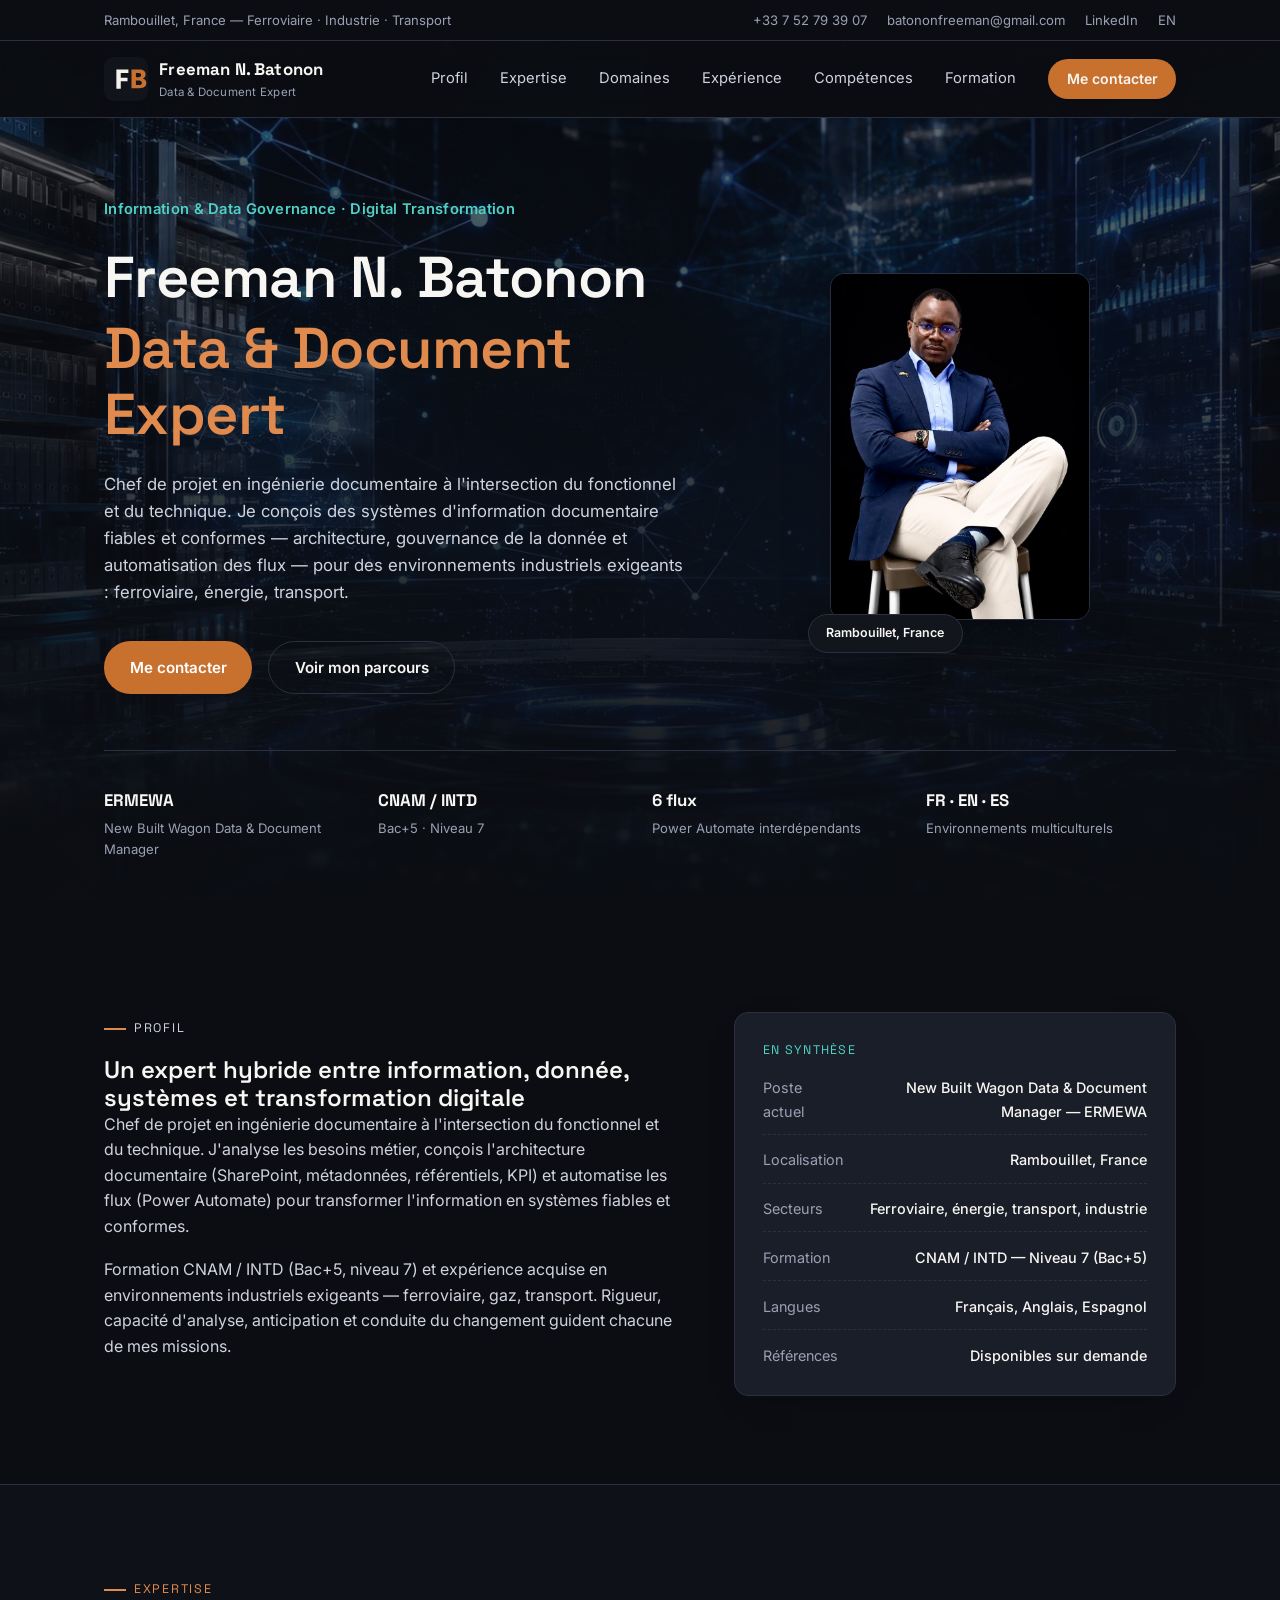
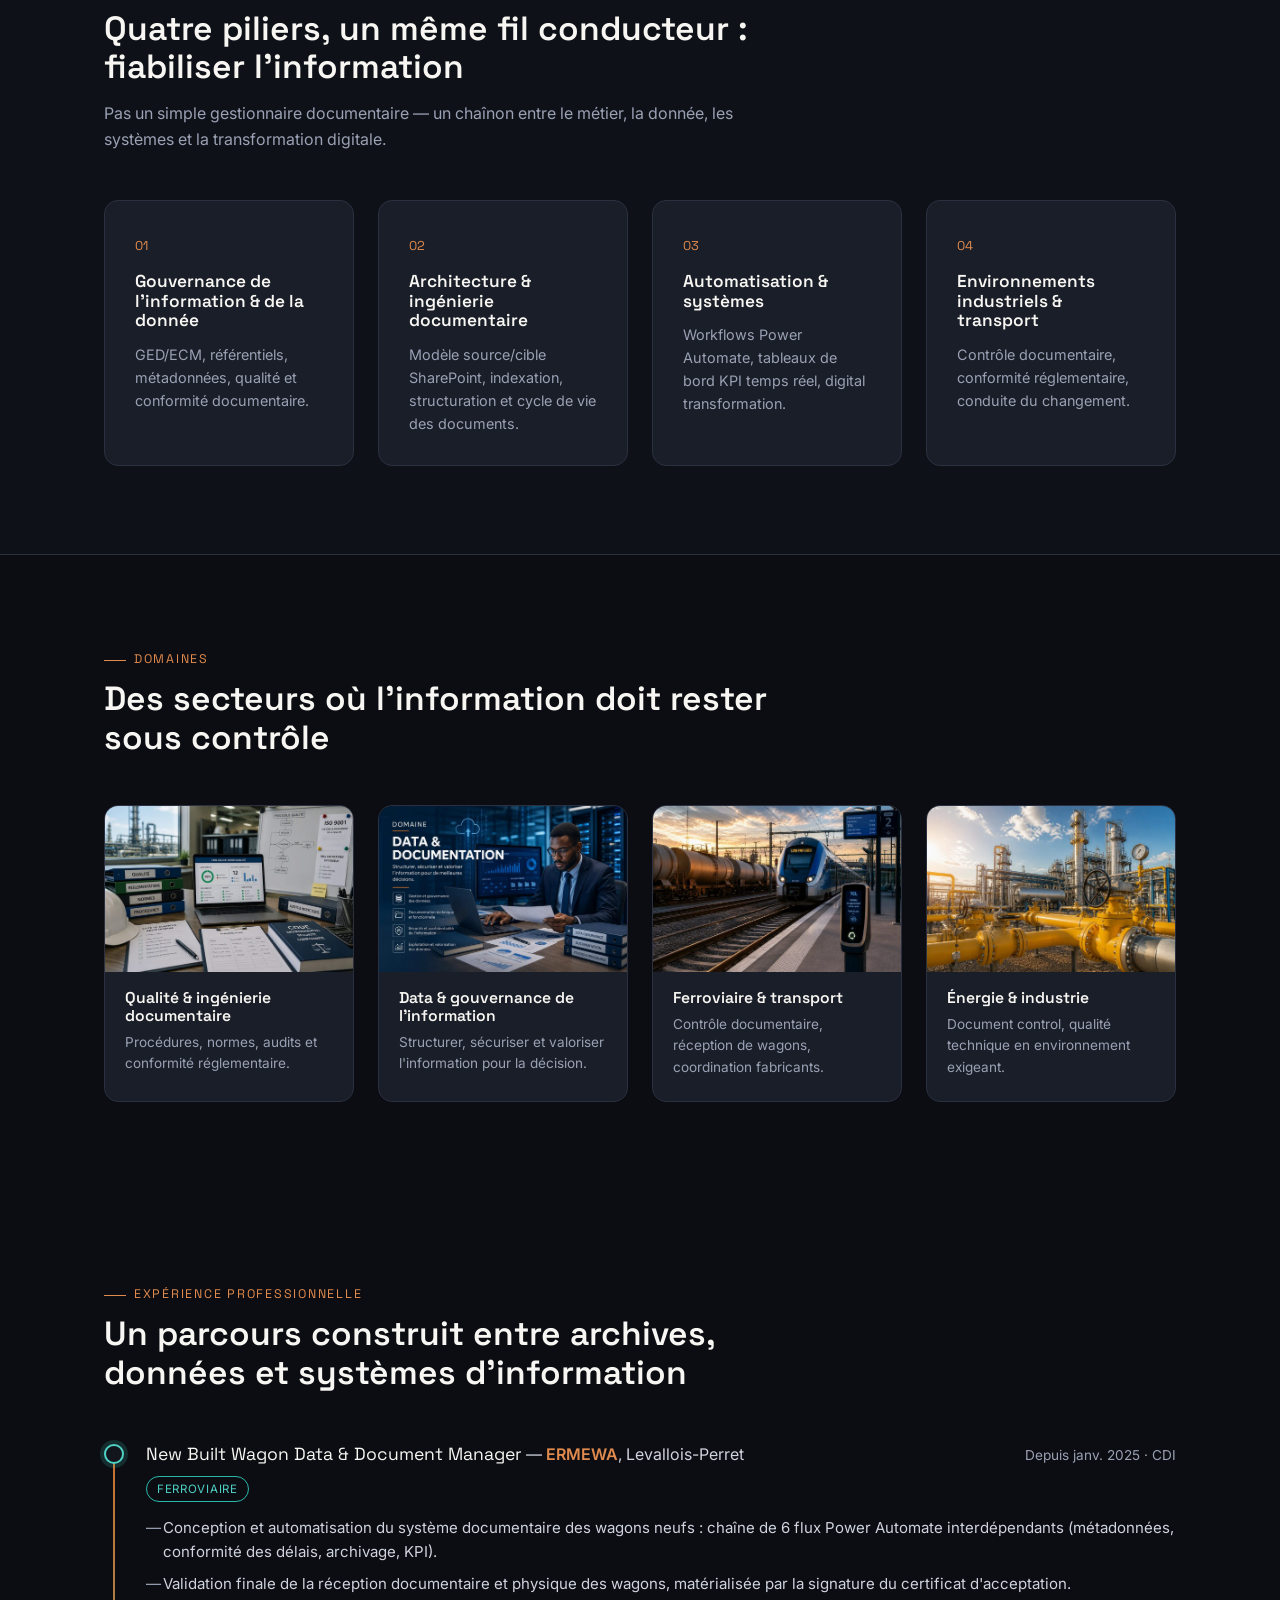
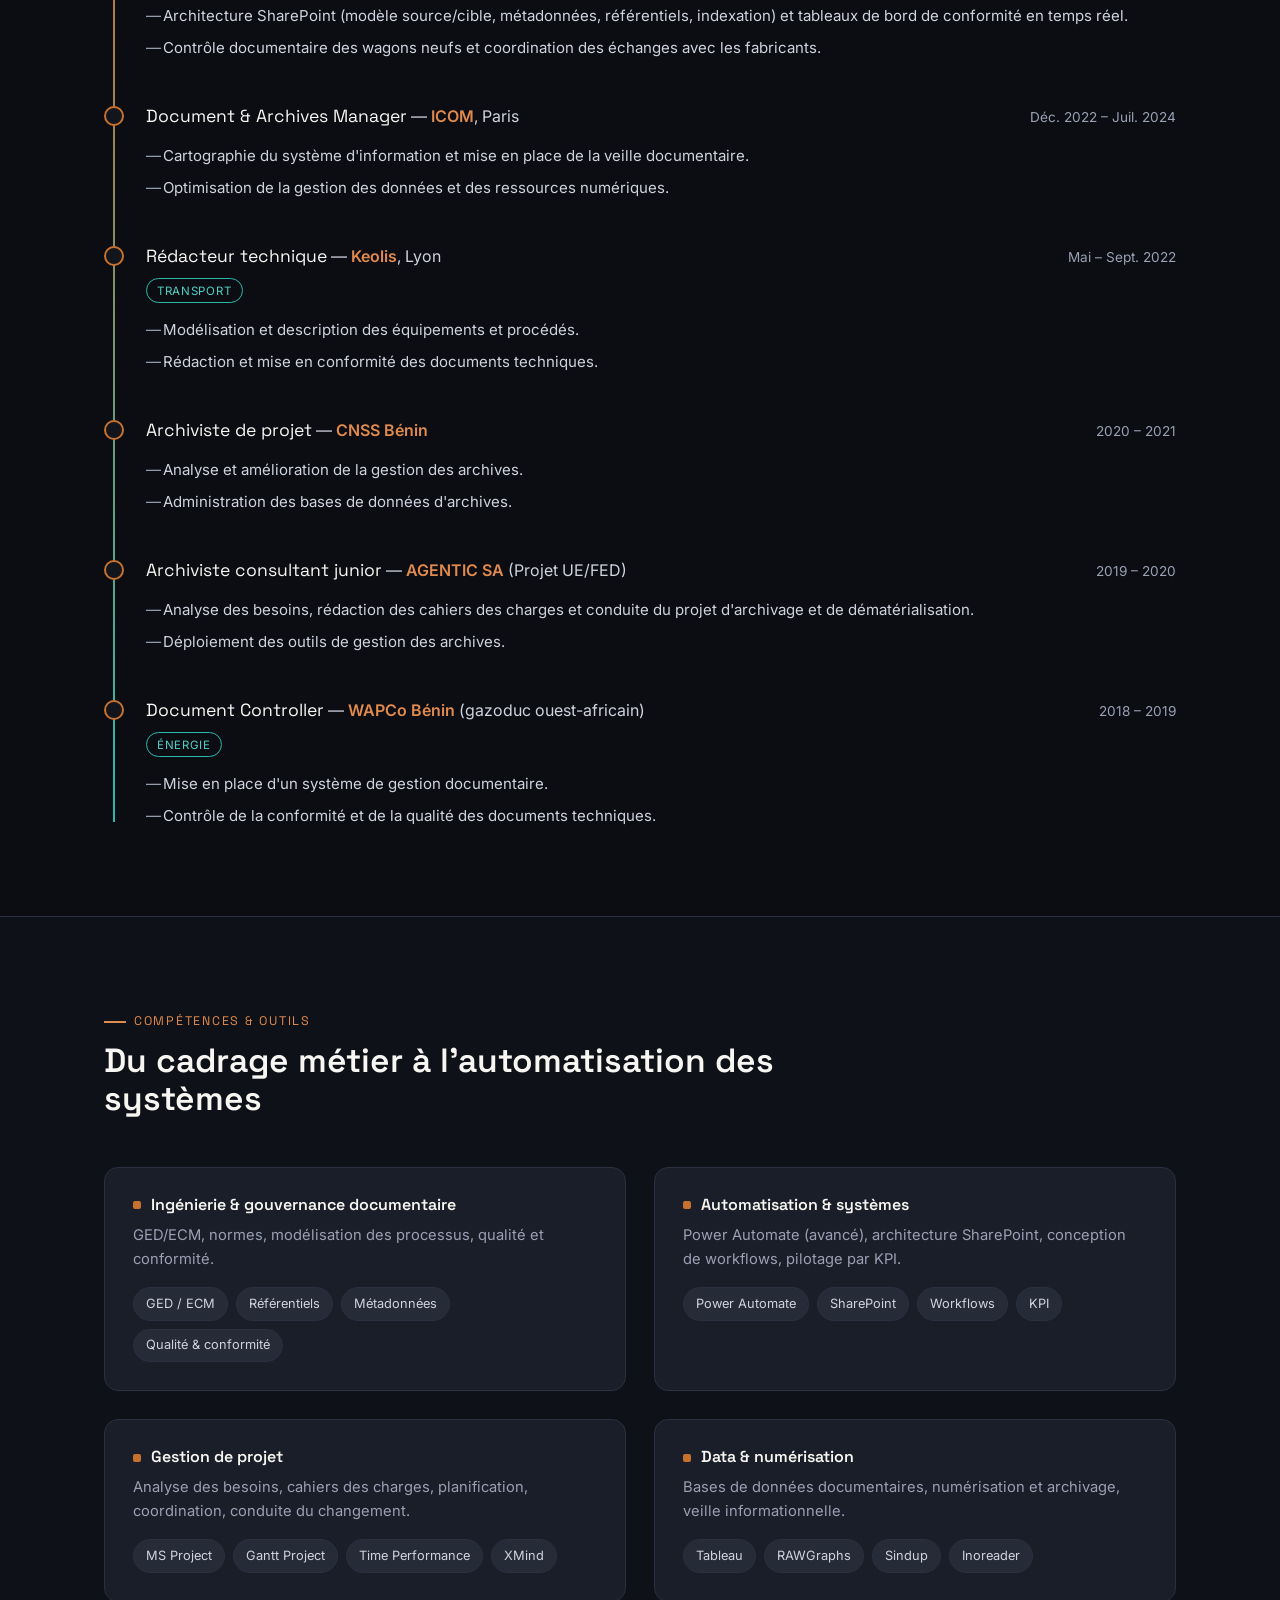
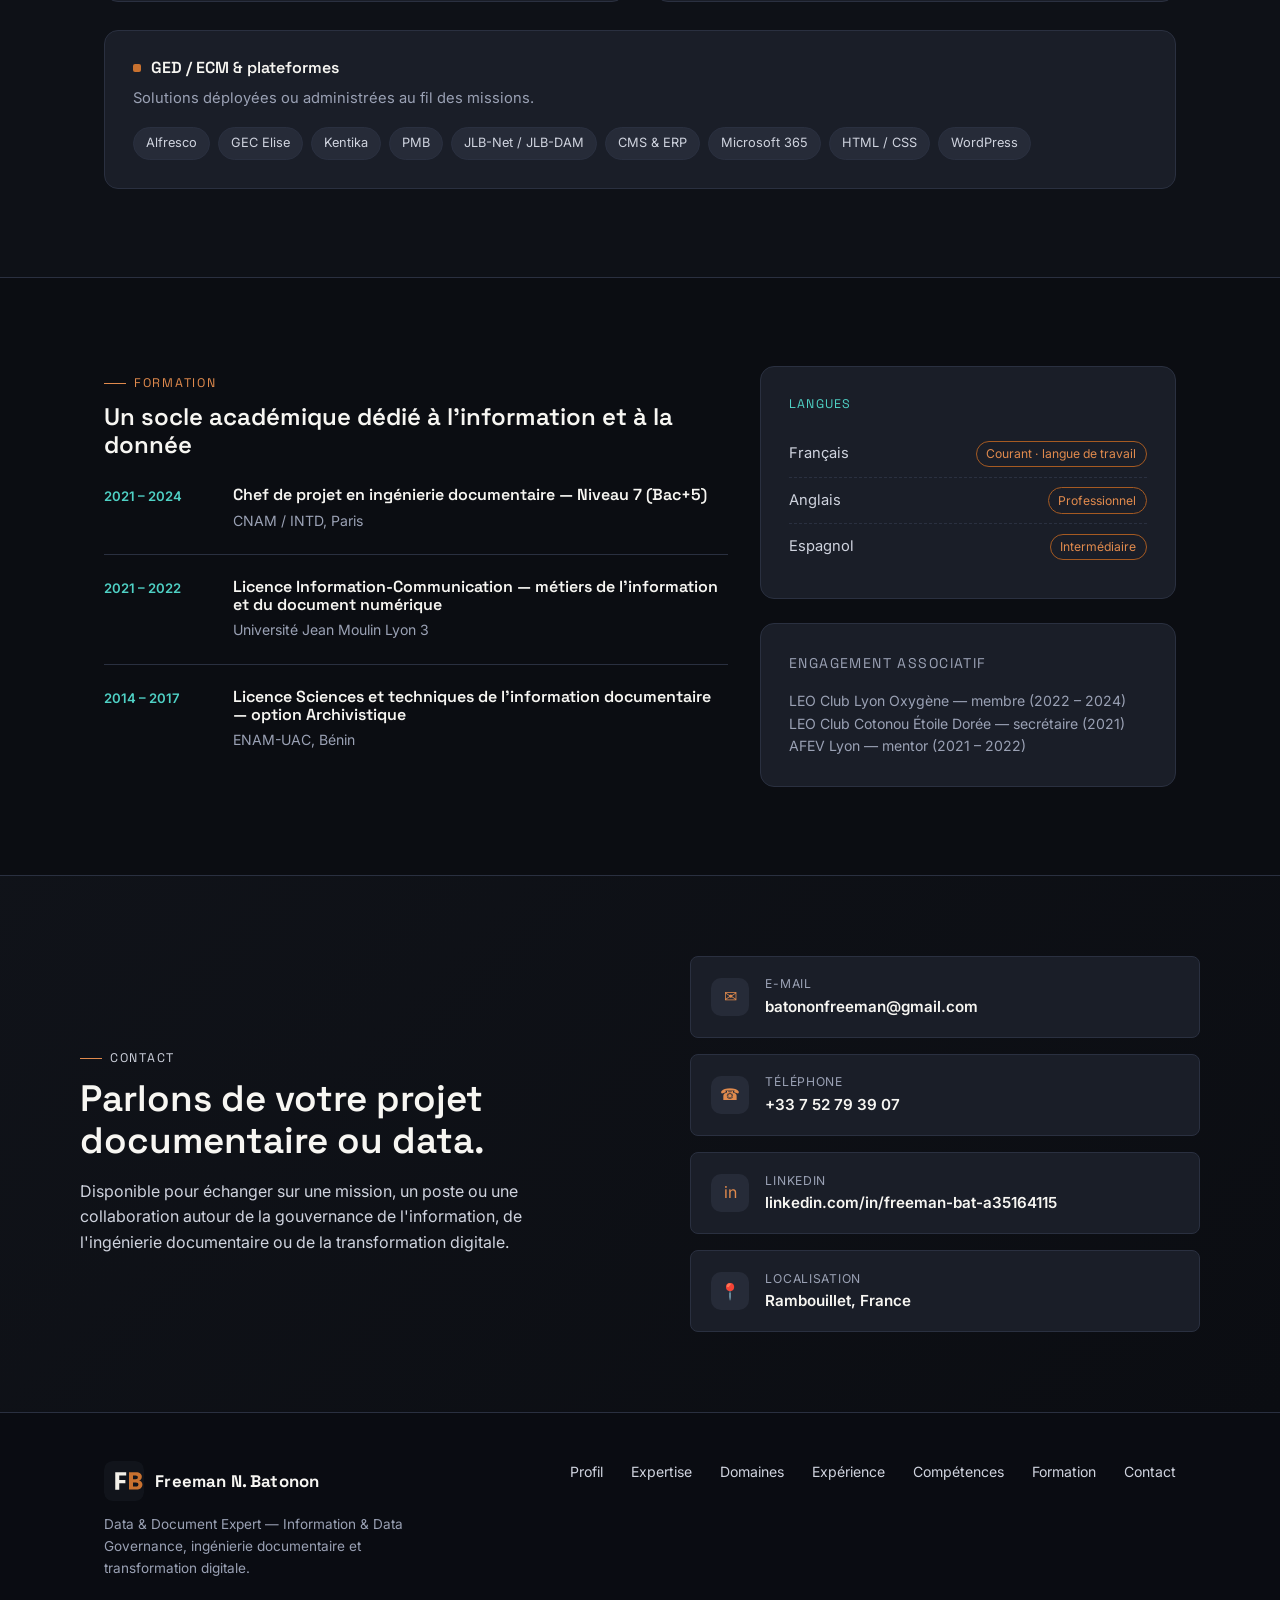
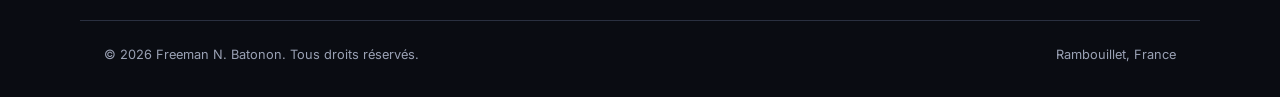
<file: index.html>
<!DOCTYPE html>
<html lang="fr">
<head>
  <meta charset="UTF-8" />
  <meta name="viewport" content="width=device-width, initial-scale=1.0" />
  <title>Freeman N. Batonon — Data &amp; Document Expert</title>
  <meta name="description" content="Freeman N. Batonon — Chef de projet en ingénierie documentaire, Information &amp; Data Governance, Digital Transformation. Architecture documentaire, gouvernance de la donnée et automatisation des flux en environnements industriels (ferroviaire, énergie, transport)." />
  <meta name="theme-color" content="#0b0d12" />
  <meta name="robots" content="noindex, nofollow" />

  <!-- Open Graph -->
  <meta property="og:type" content="website" />
  <meta property="og:title" content="Freeman N. Batonon — Data & Document Expert" />
  <meta property="og:description" content="Chef de projet en ingénierie documentaire · Information & Data Governance · Digital Transformation. À l'intersection de l'information, de la donnée, des systèmes et du transport." />
  <meta property="og:locale" content="fr_FR" />
  <meta property="og:image" content="assets/portrait-freeman.jpg" />

  <link rel="icon" type="image/svg+xml" href="assets/monogram.svg" />
  <link rel="preconnect" href="https://fonts.googleapis.com" />
  <link rel="preconnect" href="https://fonts.gstatic.com" crossorigin />
  <link href="https://fonts.googleapis.com/css2?family=Space+Grotesk:wght@500;600;700&family=Inter:wght@400;500;600;700&display=swap" rel="stylesheet" />
  <link rel="stylesheet" href="styles.css" />
</head>
<body>
  <a class="skip-link" href="#main">Aller au contenu</a>

  <!-- ============ TOP UTILITY BAR ============ -->
  <div class="topbar">
    <div class="wrap topbar-inner">
      <p class="topbar-tag">Rambouillet, France — Ferroviaire · Industrie · Transport</p>
      <nav class="topbar-nav" aria-label="Liens utiles">
        <a href="tel:+33752793907">+33 7 52 79 39 07</a>
        <a href="mailto:batononfreeman@gmail.com">batononfreeman@gmail.com</a>
        <a href="https://www.linkedin.com/in/freeman-bat-a35164115" target="_blank" rel="noopener">LinkedIn</a>
        <a class="lang-switch" href="en/index.html" hreflang="en" aria-label="Switch to English">EN</a>
      </nav>
    </div>
  </div>

  <!-- ============ HEADER ============ -->
  <header class="site-header" id="top">
    <div class="wrap header-inner">
      <a class="brand" href="#top" aria-label="Freeman N. Batonon, accueil">
        <img class="brand-mark" src="assets/monogram.svg" alt="" width="44" height="44" />
        <span class="brand-text">Freeman N. Batonon<span class="brand-role">Data &amp; Document Expert</span></span>
      </a>

      <nav class="nav" id="nav" aria-label="Navigation principale">
        <a href="#profil">Profil</a>
        <a href="#expertise">Expertise</a>
        <a href="#domaines">Domaines</a>
        <a href="#experience">Expérience</a>
        <a href="#competences">Compétences</a>
        <a href="#formation">Formation</a>
        <a class="nav-cta" href="#contact">Me contacter</a>
      </nav>

      <button class="menu-btn" id="menuBtn" aria-label="Ouvrir le menu" aria-expanded="false" aria-controls="nav">
        <span></span><span></span><span></span>
      </button>
    </div>
  </header>

  <main id="main">
    <!-- ============ HERO ============ -->
    <section class="hero">
      <div class="hero-bg" aria-hidden="true">
        <span class="hero-grid"></span>
      </div>
      <div class="wrap hero-inner">
        <div class="hero-card">
          <p class="eyebrow reveal">Information &amp; Data Governance · Digital Transformation</p>

          <h1 class="hero-title">
            <span class="name reveal">Freeman N. Batonon</span>
            <span class="role reveal">Data &amp; Document Expert</span>
          </h1>

          <p class="hero-sub reveal">
            Chef de projet en ingénierie documentaire à l'intersection du fonctionnel et du technique.
            Je conçois des systèmes d'information documentaire fiables et conformes — architecture,
            gouvernance de la donnée et automatisation des flux — pour des environnements industriels
            exigeants : ferroviaire, énergie, transport.
          </p>

          <div class="hero-actions reveal">
            <a class="btn btn-primary" href="#contact">Me contacter</a>
            <a class="btn btn-ghost" href="#experience">Voir mon parcours</a>
          </div>
        </div>

        <div class="hero-visual reveal">
          <figure class="photo-frame">
            <img src="assets/portrait-freeman.jpg" alt="Portrait de Freeman N. Batonon" loading="eager" width="760" height="1013" />
          </figure>
          <span class="photo-badge">Rambouillet, France</span>
        </div>
      </div>

      <div class="wrap">
        <ul class="trust reveal">
          <li><strong>ERMEWA</strong><span>New Built Wagon Data &amp; Document Manager</span></li>
          <li><strong>CNAM / INTD</strong><span>Bac+5 · Niveau 7</span></li>
          <li><strong>6 flux</strong><span>Power Automate interdépendants</span></li>
          <li><strong>FR · EN · ES</strong><span>Environnements multiculturels</span></li>
        </ul>
      </div>
    </section>

    <!-- ============ PROFIL ============ -->
    <section class="section" id="profil">
      <div class="wrap about">
        <div class="about-text">
          <p class="label reveal">Profil</p>
          <h2 class="reveal">Un expert hybride entre information, donnée, systèmes et transformation digitale</h2>
          <p class="reveal">
            Chef de projet en ingénierie documentaire à l'intersection du fonctionnel et du technique.
            J'analyse les besoins métier, conçois l'architecture documentaire (SharePoint, métadonnées,
            référentiels, KPI) et automatise les flux (Power Automate) pour transformer l'information
            en systèmes fiables et conformes.
          </p>
          <p class="reveal">
            Formation CNAM / INTD (Bac+5, niveau 7) et expérience acquise en environnements industriels
            exigeants — ferroviaire, gaz, transport. Rigueur, capacité d'analyse, anticipation et
            conduite du changement guident chacune de mes missions.
          </p>
        </div>
        <aside class="about-card reveal">
          <p class="about-card-label">En synthèse</p>
          <ul class="facts">
            <li><span>Poste actuel</span><span>New Built Wagon Data &amp; Document Manager — ERMEWA</span></li>
            <li><span>Localisation</span><span>Rambouillet, France</span></li>
            <li><span>Secteurs</span><span>Ferroviaire, énergie, transport, industrie</span></li>
            <li><span>Formation</span><span>CNAM / INTD — Niveau 7 (Bac+5)</span></li>
            <li><span>Langues</span><span>Français, Anglais, Espagnol</span></li>
            <li><span>Références</span><span>Disponibles sur demande</span></li>
          </ul>
        </aside>
      </div>
    </section>

    <!-- ============ EXPERTISE ============ -->
    <section class="section section-tint" id="expertise">
      <div class="wrap">
        <header class="section-head">
          <p class="label reveal">Expertise</p>
          <h2 class="reveal">Quatre piliers, un même fil conducteur : fiabiliser l'information</h2>
          <p class="section-lead reveal">
            Pas un simple gestionnaire documentaire — un chaînon entre le métier, la donnée, les
            systèmes et la transformation digitale.
          </p>
        </header>

        <div class="pillars">
          <article class="pillar reveal">
            <span class="pillar-num">01</span>
            <h3>Gouvernance de l'information &amp; de la donnée</h3>
            <p>GED/ECM, référentiels, métadonnées, qualité et conformité documentaire.</p>
          </article>
          <article class="pillar reveal">
            <span class="pillar-num">02</span>
            <h3>Architecture &amp; ingénierie documentaire</h3>
            <p>Modèle source/cible SharePoint, indexation, structuration et cycle de vie des documents.</p>
          </article>
          <article class="pillar reveal">
            <span class="pillar-num">03</span>
            <h3>Automatisation &amp; systèmes</h3>
            <p>Workflows Power Automate, tableaux de bord KPI temps réel, digital transformation.</p>
          </article>
          <article class="pillar reveal">
            <span class="pillar-num">04</span>
            <h3>Environnements industriels &amp; transport</h3>
            <p>Contrôle documentaire, conformité réglementaire, conduite du changement.</p>
          </article>
        </div>
      </div>
    </section>

    <!-- ============ DOMAINES / SECTEURS ============ -->
    <section class="section" id="domaines">
      <div class="wrap">
        <header class="section-head">
          <p class="label reveal">Domaines</p>
          <h2 class="reveal">Des secteurs où l'information doit rester sous contrôle</h2>
        </header>

        <div class="sectors">
          <article class="sector-card reveal">
            <div class="sector-media">
              <img src="assets/secteur-qualite-documentaire.jpg" alt="Bureau qualité : classeurs de procédures, tableau de bord de conformité et audit interne" loading="lazy" width="1100" height="733" />
            </div>
            <div class="sector-body">
              <h3>Qualité &amp; ingénierie documentaire</h3>
              <p>Procédures, normes, audits et conformité réglementaire.</p>
            </div>
          </article>

          <article class="sector-card reveal">
            <div class="sector-media">
              <img src="assets/secteur-data-gouvernance.jpg" alt="Illustration gouvernance de la donnée et de la documentation" loading="lazy" width="1100" height="733" />
            </div>
            <div class="sector-body">
              <h3>Data &amp; gouvernance de l'information</h3>
              <p>Structurer, sécuriser et valoriser l'information pour la décision.</p>
            </div>
          </article>

          <article class="sector-card reveal">
            <div class="sector-media">
              <img src="assets/secteur-ferroviaire-transport.jpg" alt="Quai de gare et rame de train, secteur ferroviaire et transport" loading="lazy" width="1100" height="733" />
            </div>
            <div class="sector-body">
              <h3>Ferroviaire &amp; transport</h3>
              <p>Contrôle documentaire, réception de wagons, coordination fabricants.</p>
            </div>
          </article>

          <article class="sector-card reveal">
            <div class="sector-media">
              <img src="assets/secteur-energie-industrie.jpg" alt="Installation industrielle de gazoduc, secteur énergie" loading="lazy" width="1100" height="733" />
            </div>
            <div class="sector-body">
              <h3>Énergie &amp; industrie</h3>
              <p>Document control, qualité technique en environnement exigeant.</p>
            </div>
          </article>
        </div>
      </div>
    </section>

    <!-- ============ EXPÉRIENCE ============ -->
    <section class="section" id="experience">
      <div class="wrap">
        <header class="section-head">
          <p class="label reveal">Expérience professionnelle</p>
          <h2 class="reveal">Un parcours construit entre archives, données et systèmes d'information</h2>
        </header>

        <div class="timeline">
          <article class="tl-item current reveal">
            <span class="tl-dot" aria-hidden="true"></span>
            <div class="tl-head">
              <div><span class="tl-role">New Built Wagon Data &amp; Document Manager</span> — <span class="tl-org">ERMEWA</span>, Levallois-Perret</div>
              <span class="tl-period">Depuis janv. 2025 · CDI</span>
            </div>
            <span class="tl-tag">Ferroviaire</span>
            <ul class="tl-list">
              <li>Conception et automatisation du système documentaire des wagons neufs : chaîne de 6 flux Power Automate interdépendants (métadonnées, conformité des délais, archivage, KPI).</li>
              <li>Validation finale de la réception documentaire et physique des wagons, matérialisée par la signature du certificat d'acceptation.</li>
              <li>Architecture SharePoint (modèle source/cible, métadonnées, référentiels, indexation) et tableaux de bord de conformité en temps réel.</li>
              <li>Contrôle documentaire des wagons neufs et coordination des échanges avec les fabricants.</li>
            </ul>
          </article>

          <article class="tl-item reveal">
            <span class="tl-dot" aria-hidden="true"></span>
            <div class="tl-head">
              <div><span class="tl-role">Document &amp; Archives Manager</span> — <span class="tl-org">ICOM</span>, Paris</div>
              <span class="tl-period">Déc. 2022 – Juil. 2024</span>
            </div>
            <ul class="tl-list">
              <li>Cartographie du système d'information et mise en place de la veille documentaire.</li>
              <li>Optimisation de la gestion des données et des ressources numériques.</li>
            </ul>
          </article>

          <article class="tl-item reveal">
            <span class="tl-dot" aria-hidden="true"></span>
            <div class="tl-head">
              <div><span class="tl-role">Rédacteur technique</span> — <span class="tl-org">Keolis</span>, Lyon</div>
              <span class="tl-period">Mai – Sept. 2022</span>
            </div>
            <span class="tl-tag">Transport</span>
            <ul class="tl-list">
              <li>Modélisation et description des équipements et procédés.</li>
              <li>Rédaction et mise en conformité des documents techniques.</li>
            </ul>
          </article>

          <article class="tl-item reveal">
            <span class="tl-dot" aria-hidden="true"></span>
            <div class="tl-head">
              <div><span class="tl-role">Archiviste de projet</span> — <span class="tl-org">CNSS Bénin</span></div>
              <span class="tl-period">2020 – 2021</span>
            </div>
            <ul class="tl-list">
              <li>Analyse et amélioration de la gestion des archives.</li>
              <li>Administration des bases de données d'archives.</li>
            </ul>
          </article>

          <article class="tl-item reveal">
            <span class="tl-dot" aria-hidden="true"></span>
            <div class="tl-head">
              <div><span class="tl-role">Archiviste consultant junior</span> — <span class="tl-org">AGENTIC SA</span> (Projet UE/FED)</div>
              <span class="tl-period">2019 – 2020</span>
            </div>
            <ul class="tl-list">
              <li>Analyse des besoins, rédaction des cahiers des charges et conduite du projet d'archivage et de dématérialisation.</li>
              <li>Déploiement des outils de gestion des archives.</li>
            </ul>
          </article>

          <article class="tl-item reveal">
            <span class="tl-dot" aria-hidden="true"></span>
            <div class="tl-head">
              <div><span class="tl-role">Document Controller</span> — <span class="tl-org">WAPCo Bénin</span> (gazoduc ouest-africain)</div>
              <span class="tl-period">2018 – 2019</span>
            </div>
            <span class="tl-tag">Énergie</span>
            <ul class="tl-list">
              <li>Mise en place d'un système de gestion documentaire.</li>
              <li>Contrôle de la conformité et de la qualité des documents techniques.</li>
            </ul>
          </article>
        </div>
      </div>
    </section>

    <!-- ============ COMPÉTENCES & OUTILS ============ -->
    <section class="section section-tint" id="competences">
      <div class="wrap">
        <header class="section-head">
          <p class="label reveal">Compétences &amp; outils</p>
          <h2 class="reveal">Du cadrage métier à l'automatisation des systèmes</h2>
        </header>

        <div class="skills-grid">
          <div class="skill-block reveal">
            <h3>Ingénierie &amp; gouvernance documentaire</h3>
            <p>GED/ECM, normes, modélisation des processus, qualité et conformité.</p>
            <div class="tags">
              <span class="tag">GED / ECM</span><span class="tag">Référentiels</span>
              <span class="tag">Métadonnées</span><span class="tag">Qualité &amp; conformité</span>
            </div>
          </div>
          <div class="skill-block reveal">
            <h3>Automatisation &amp; systèmes</h3>
            <p>Power Automate (avancé), architecture SharePoint, conception de workflows, pilotage par KPI.</p>
            <div class="tags">
              <span class="tag">Power Automate</span><span class="tag">SharePoint</span>
              <span class="tag">Workflows</span><span class="tag">KPI</span>
            </div>
          </div>
          <div class="skill-block reveal">
            <h3>Gestion de projet</h3>
            <p>Analyse des besoins, cahiers des charges, planification, coordination, conduite du changement.</p>
            <div class="tags">
              <span class="tag">MS Project</span><span class="tag">Gantt Project</span>
              <span class="tag">Time Performance</span><span class="tag">XMind</span>
            </div>
          </div>
          <div class="skill-block reveal">
            <h3>Data &amp; numérisation</h3>
            <p>Bases de données documentaires, numérisation et archivage, veille informationnelle.</p>
            <div class="tags">
              <span class="tag">Tableau</span><span class="tag">RAWGraphs</span>
              <span class="tag">Sindup</span><span class="tag">Inoreader</span>
            </div>
          </div>
        </div>

        <div class="skill-block reveal" style="margin-top: 1.75rem;">
          <h3>GED / ECM &amp; plateformes</h3>
          <p>Solutions déployées ou administrées au fil des missions.</p>
          <div class="tags">
            <span class="tag">Alfresco</span><span class="tag">GEC Elise</span><span class="tag">Kentika</span>
            <span class="tag">PMB</span><span class="tag">JLB-Net / JLB-DAM</span><span class="tag">CMS &amp; ERP</span>
            <span class="tag">Microsoft 365</span><span class="tag">HTML / CSS</span><span class="tag">WordPress</span>
          </div>
        </div>
      </div>
    </section>

    <!-- ============ FORMATION & LANGUES ============ -->
    <section class="section" id="formation">
      <div class="wrap split-two">
        <div>
          <p class="label reveal">Formation</p>
          <h2 class="reveal" style="margin-bottom: 1.75rem;">Un socle académique dédié à l'information et à la donnée</h2>
          <div class="formation-list">
            <div class="formation-item reveal">
              <span class="years">2021 – 2024</span>
              <div>
                <h3>Chef de projet en ingénierie documentaire — Niveau 7 (Bac+5)</h3>
                <p>CNAM / INTD, Paris</p>
              </div>
            </div>
            <div class="formation-item reveal">
              <span class="years">2021 – 2022</span>
              <div>
                <h3>Licence Information-Communication — métiers de l'information et du document numérique</h3>
                <p>Université Jean Moulin Lyon 3</p>
              </div>
            </div>
            <div class="formation-item reveal">
              <span class="years">2014 – 2017</span>
              <div>
                <h3>Licence Sciences et techniques de l'information documentaire — option Archivistique</h3>
                <p>ENAM-UAC, Bénin</p>
              </div>
            </div>
          </div>
        </div>

        <div>
          <div class="langues-card reveal">
            <p class="about-card-label">Langues</p>
            <div class="lang-row"><span>Français</span><span class="lang-level">Courant · langue de travail</span></div>
            <div class="lang-row"><span>Anglais</span><span class="lang-level">Professionnel</span></div>
            <div class="lang-row"><span>Espagnol</span><span class="lang-level">Intermédiaire</span></div>
          </div>
          <div class="engage-card reveal">
            <p class="about-card-label">Engagement associatif</p>
            <p>
              LEO Club Lyon Oxygène — membre (2022 – 2024)<br />
              LEO Club Cotonou Étoile Dorée — secrétaire (2021)<br />
              AFEV Lyon — mentor (2021 – 2022)
            </p>
          </div>
        </div>
      </div>
    </section>

    <!-- ============ CONTACT ============ -->
    <section class="cta" id="contact">
      <div class="wrap cta-inner">
        <div class="cta-text reveal">
          <p class="label">Contact</p>
          <h2>Parlons de votre projet documentaire ou data.</h2>
          <p>
            Disponible pour échanger sur une mission, un poste ou une collaboration autour de la
            gouvernance de l'information, de l'ingénierie documentaire ou de la transformation digitale.
          </p>
        </div>

        <div class="contact-cards reveal">
          <a class="contact-card" href="mailto:batononfreeman@gmail.com">
            <span class="contact-icon" aria-hidden="true">✉</span>
            <span class="contact-meta"><span>E-mail</span><strong>batononfreeman@gmail.com</strong></span>
          </a>
          <a class="contact-card" href="tel:+33752793907">
            <span class="contact-icon" aria-hidden="true">☎</span>
            <span class="contact-meta"><span>Téléphone</span><strong>+33 7 52 79 39 07</strong></span>
          </a>
          <a class="contact-card" href="https://www.linkedin.com/in/freeman-bat-a35164115" target="_blank" rel="noopener">
            <span class="contact-icon" aria-hidden="true">in</span>
            <span class="contact-meta"><span>LinkedIn</span><strong>linkedin.com/in/freeman-bat-a35164115</strong></span>
          </a>
          <div class="contact-card" style="cursor: default;">
            <span class="contact-icon" aria-hidden="true">📍</span>
            <span class="contact-meta"><span>Localisation</span><strong>Rambouillet, France</strong></span>
          </div>
        </div>
      </div>
    </section>
  </main>

  <!-- ============ FOOTER ============ -->
  <footer class="site-footer">
    <div class="wrap footer-inner">
      <div class="footer-brand">
        <a class="brand" href="#top" aria-label="Freeman N. Batonon, accueil">
          <img class="brand-mark" src="assets/monogram.svg" alt="" width="40" height="40" />
          <span class="brand-text">Freeman N. Batonon</span>
        </a>
        <p>Data &amp; Document Expert — Information &amp; Data Governance, ingénierie documentaire et transformation digitale.</p>
      </div>
      <nav class="footer-links" aria-label="Liens du site">
        <a href="#profil">Profil</a>
        <a href="#expertise">Expertise</a>
        <a href="#domaines">Domaines</a>
        <a href="#experience">Expérience</a>
        <a href="#competences">Compétences</a>
        <a href="#formation">Formation</a>
        <a href="#contact">Contact</a>
      </nav>
    </div>
    <div class="wrap footer-bottom">
      <p>© <span id="year">2026</span> Freeman N. Batonon. Tous droits réservés.</p>
      <p>Rambouillet, France</p>
    </div>
  </footer>

  <script src="script.js"></script>
</body>
</html>
</file>
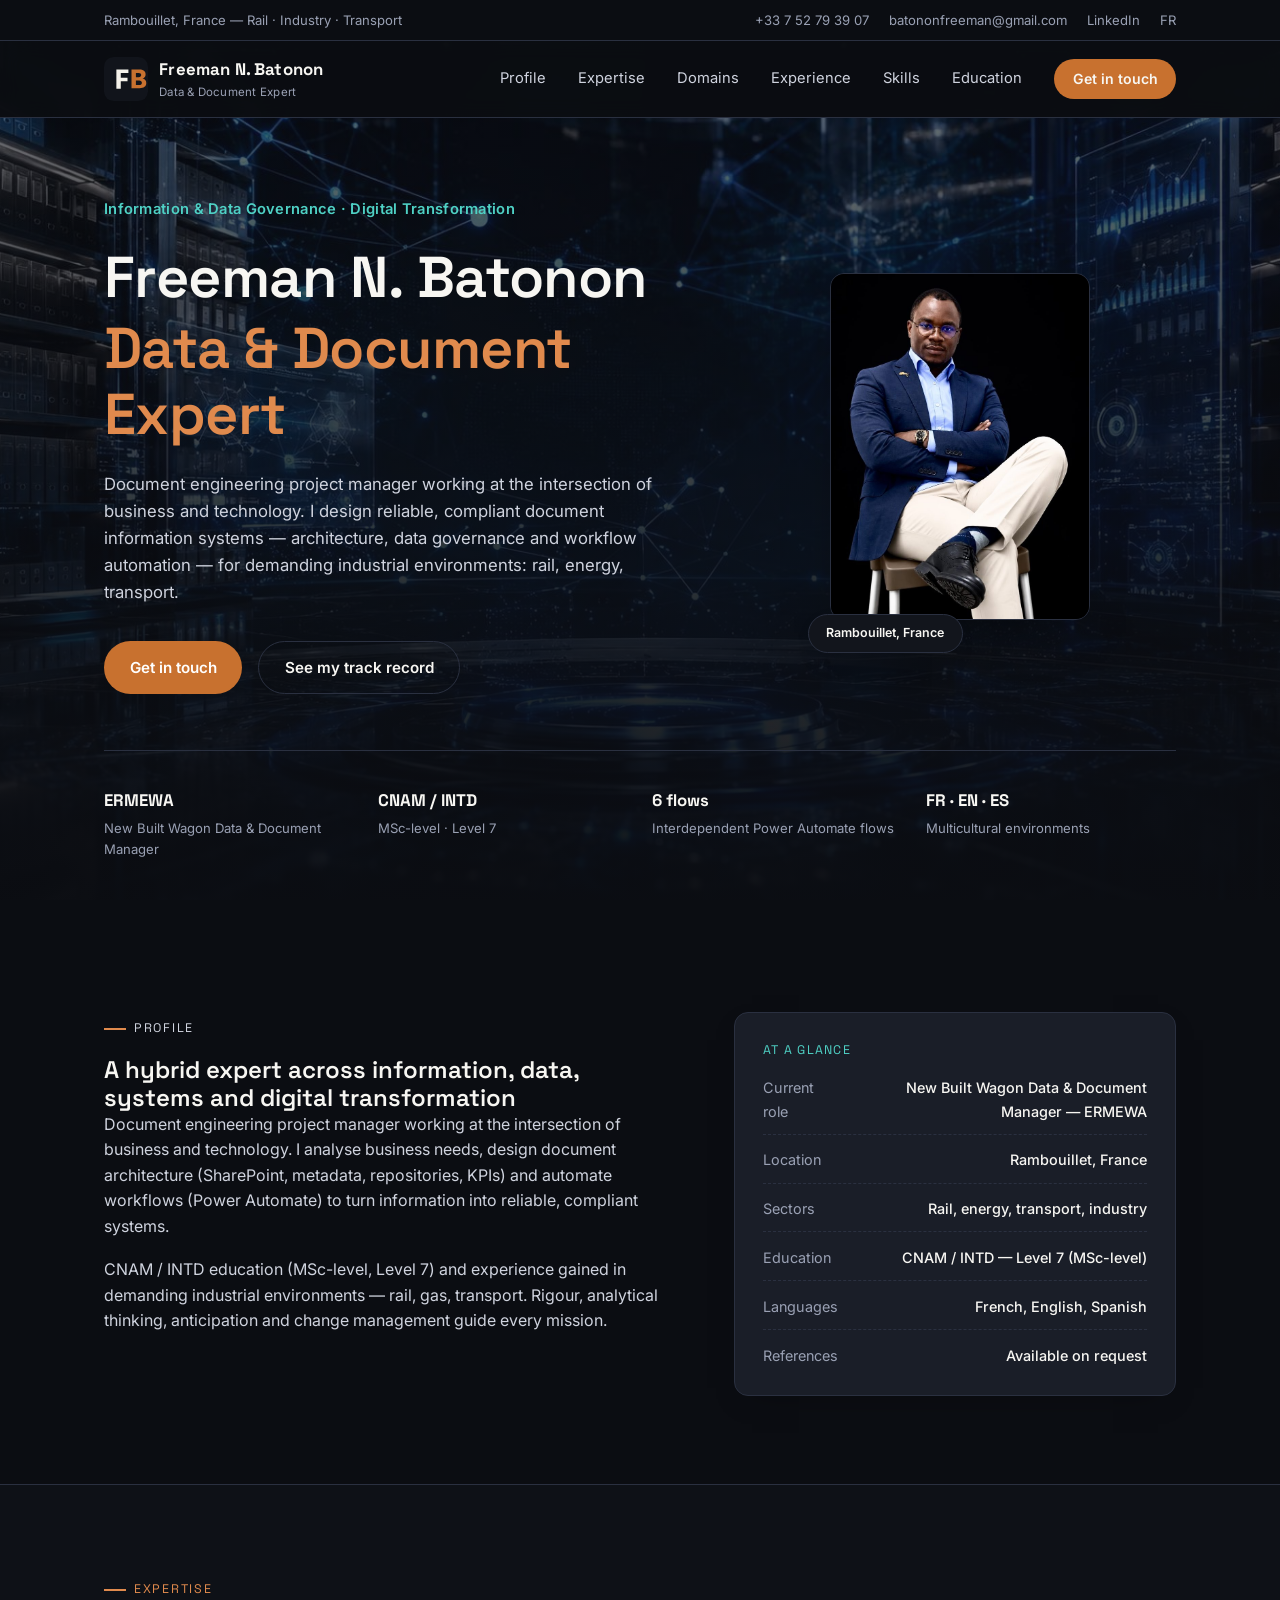
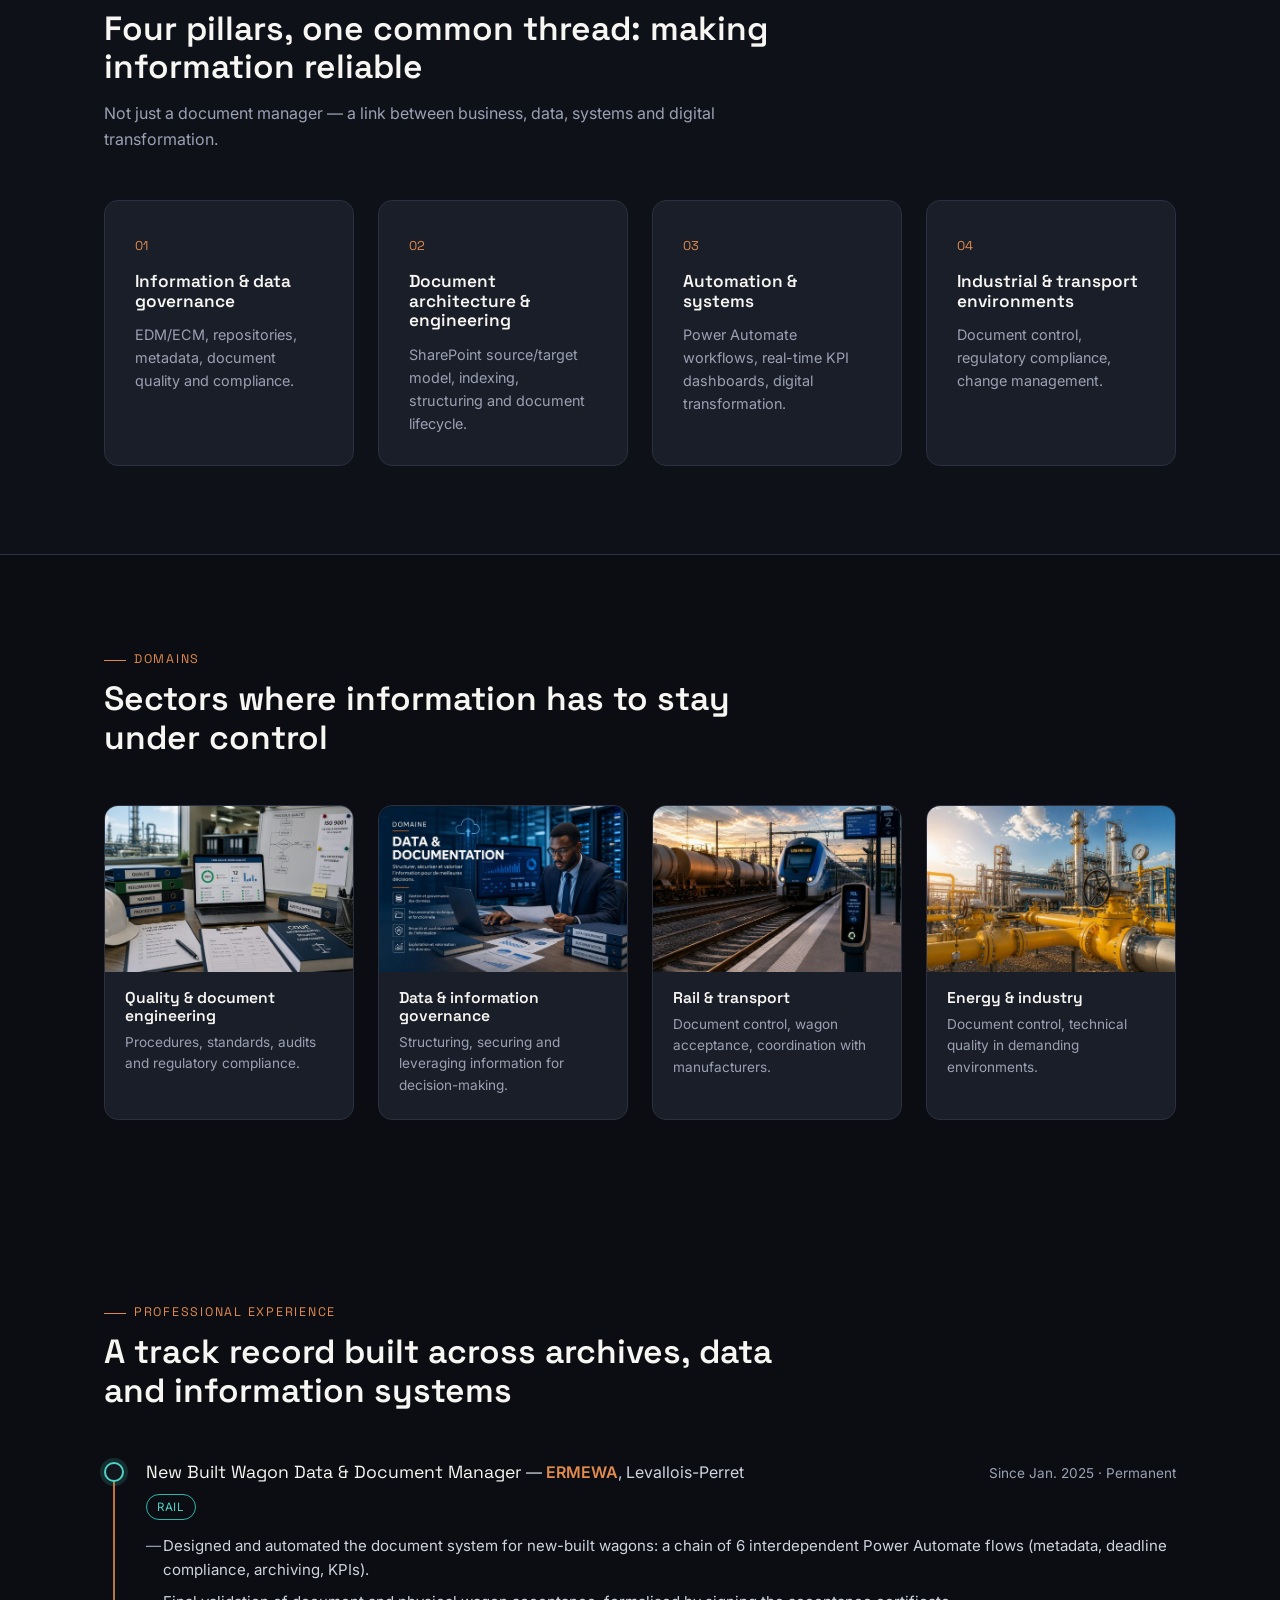
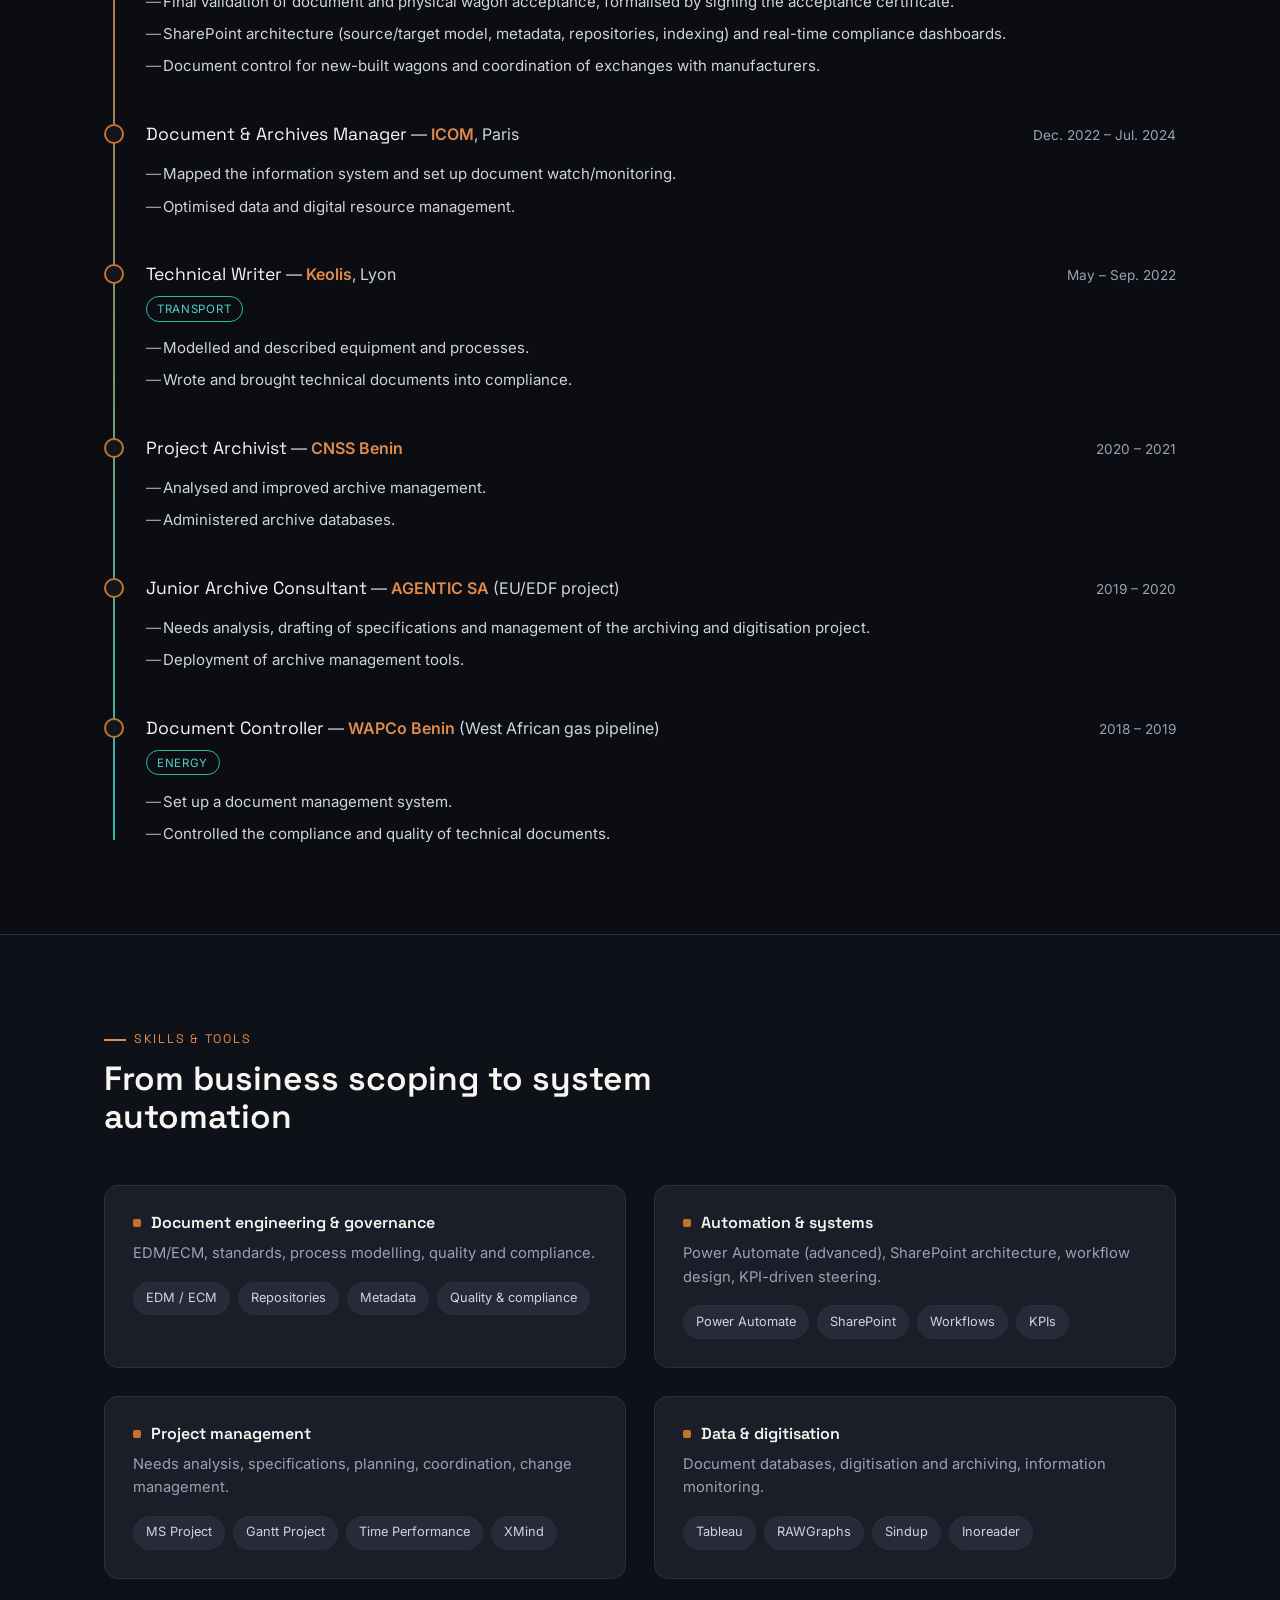
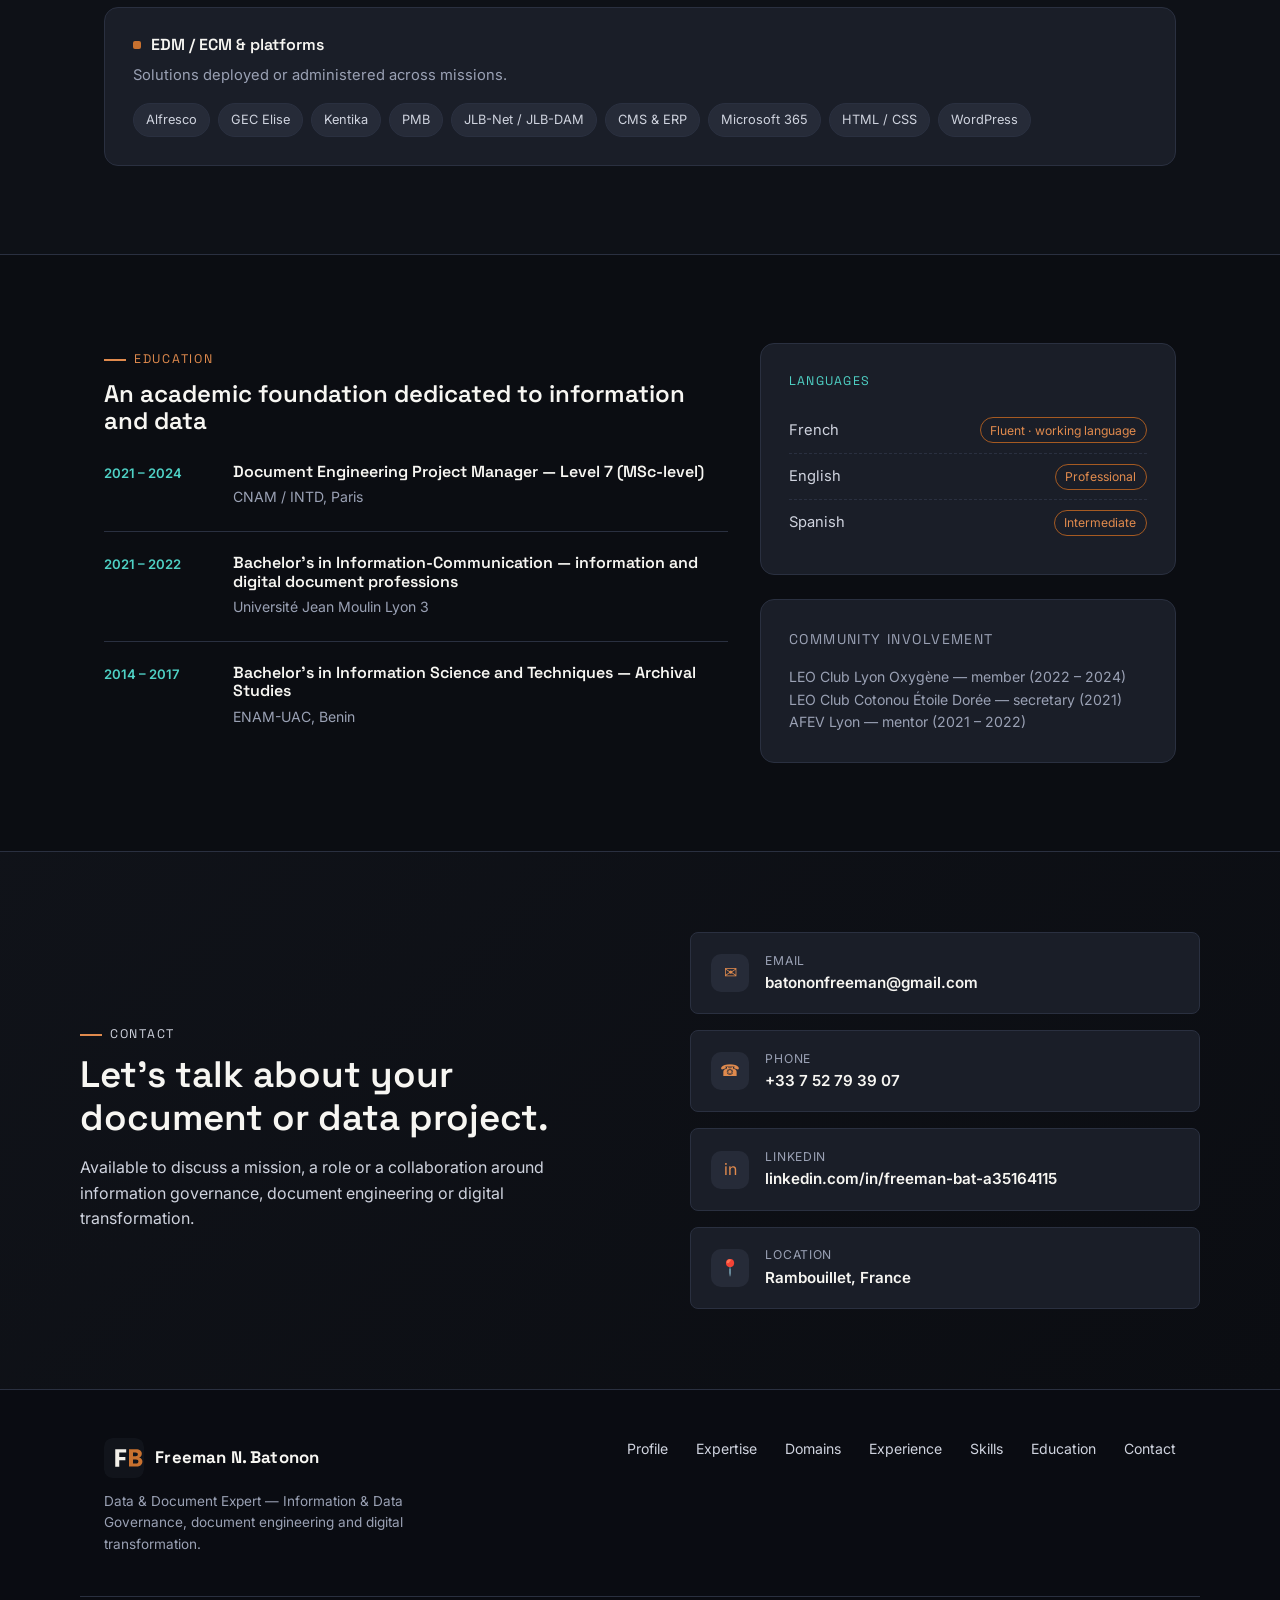
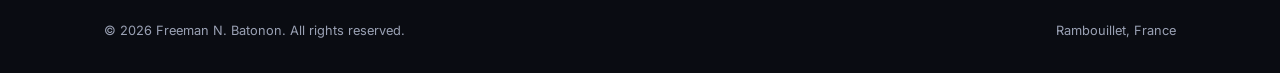
<file: en/index.html>
<!DOCTYPE html>
<html lang="en">
<head>
  <meta charset="UTF-8" />
  <meta name="viewport" content="width=device-width, initial-scale=1.0" />
  <title>Freeman N. Batonon — Data &amp; Document Expert</title>
  <meta name="description" content="Freeman N. Batonon — Document Engineering Project Manager, Information &amp; Data Governance, Digital Transformation. Document architecture, data governance and workflow automation in industrial environments (rail, energy, transport)." />
  <meta name="theme-color" content="#0b0d12" />
  <meta name="robots" content="noindex, nofollow" />

  <!-- Open Graph -->
  <meta property="og:type" content="website" />
  <meta property="og:title" content="Freeman N. Batonon — Data & Document Expert" />
  <meta property="og:description" content="Document Engineering Project Manager · Information & Data Governance · Digital Transformation. At the intersection of information, data, systems and transport." />
  <meta property="og:locale" content="en_GB" />
  <meta property="og:image" content="../assets/portrait-freeman.jpg" />

  <link rel="icon" type="image/svg+xml" href="../assets/monogram.svg" />
  <link rel="preconnect" href="https://fonts.googleapis.com" />
  <link rel="preconnect" href="https://fonts.gstatic.com" crossorigin />
  <link href="https://fonts.googleapis.com/css2?family=Space+Grotesk:wght@500;600;700&family=Inter:wght@400;500;600;700&display=swap" rel="stylesheet" />
  <link rel="stylesheet" href="../styles.css" />
</head>
<body>
  <a class="skip-link" href="#main">Skip to content</a>

  <!-- ============ TOP UTILITY BAR ============ -->
  <div class="topbar">
    <div class="wrap topbar-inner">
      <p class="topbar-tag">Rambouillet, France — Rail · Industry · Transport</p>
      <nav class="topbar-nav" aria-label="Utility links">
        <a href="tel:+33752793907">+33 7 52 79 39 07</a>
        <a href="mailto:batononfreeman@gmail.com">batononfreeman@gmail.com</a>
        <a href="https://www.linkedin.com/in/freeman-bat-a35164115" target="_blank" rel="noopener">LinkedIn</a>
        <a class="lang-switch" href="../index.html" hreflang="fr" aria-label="Passer en français">FR</a>
      </nav>
    </div>
  </div>

  <!-- ============ HEADER ============ -->
  <header class="site-header" id="top">
    <div class="wrap header-inner">
      <a class="brand" href="#top" aria-label="Freeman N. Batonon, home">
        <img class="brand-mark" src="../assets/monogram.svg" alt="" width="44" height="44" />
        <span class="brand-text">Freeman N. Batonon<span class="brand-role">Data &amp; Document Expert</span></span>
      </a>

      <nav class="nav" id="nav" aria-label="Main navigation">
        <a href="#profile">Profile</a>
        <a href="#expertise">Expertise</a>
        <a href="#domains">Domains</a>
        <a href="#experience">Experience</a>
        <a href="#skills">Skills</a>
        <a href="#education">Education</a>
        <a class="nav-cta" href="#contact">Get in touch</a>
      </nav>

      <button class="menu-btn" id="menuBtn" aria-label="Open menu" aria-expanded="false" aria-controls="nav">
        <span></span><span></span><span></span>
      </button>
    </div>
  </header>

  <main id="main">
    <!-- ============ HERO ============ -->
    <section class="hero">
      <div class="hero-bg" aria-hidden="true">
        <span class="hero-grid"></span>
      </div>
      <div class="wrap hero-inner">
        <div class="hero-card">
          <p class="eyebrow reveal">Information &amp; Data Governance · Digital Transformation</p>

          <h1 class="hero-title">
            <span class="name reveal">Freeman N. Batonon</span>
            <span class="role reveal">Data &amp; Document Expert</span>
          </h1>

          <p class="hero-sub reveal">
            Document engineering project manager working at the intersection of business and
            technology. I design reliable, compliant document information systems — architecture,
            data governance and workflow automation — for demanding industrial environments:
            rail, energy, transport.
          </p>

          <div class="hero-actions reveal">
            <a class="btn btn-primary" href="#contact">Get in touch</a>
            <a class="btn btn-ghost" href="#experience">See my track record</a>
          </div>
        </div>

        <div class="hero-visual reveal">
          <figure class="photo-frame">
            <img src="../assets/portrait-freeman.jpg" alt="Portrait of Freeman N. Batonon" loading="eager" width="760" height="1013" />
          </figure>
          <span class="photo-badge">Rambouillet, France</span>
        </div>
      </div>

      <div class="wrap">
        <ul class="trust reveal">
          <li><strong>ERMEWA</strong><span>New Built Wagon Data &amp; Document Manager</span></li>
          <li><strong>CNAM / INTD</strong><span>MSc-level · Level 7</span></li>
          <li><strong>6 flows</strong><span>Interdependent Power Automate flows</span></li>
          <li><strong>FR · EN · ES</strong><span>Multicultural environments</span></li>
        </ul>
      </div>
    </section>

    <!-- ============ PROFILE ============ -->
    <section class="section" id="profile">
      <div class="wrap about">
        <div class="about-text">
          <p class="label reveal">Profile</p>
          <h2 class="reveal">A hybrid expert across information, data, systems and digital transformation</h2>
          <p class="reveal">
            Document engineering project manager working at the intersection of business and
            technology. I analyse business needs, design document architecture (SharePoint,
            metadata, repositories, KPIs) and automate workflows (Power Automate) to turn
            information into reliable, compliant systems.
          </p>
          <p class="reveal">
            CNAM / INTD education (MSc-level, Level 7) and experience gained in demanding
            industrial environments — rail, gas, transport. Rigour, analytical thinking,
            anticipation and change management guide every mission.
          </p>
        </div>
        <aside class="about-card reveal">
          <p class="about-card-label">At a glance</p>
          <ul class="facts">
            <li><span>Current role</span><span>New Built Wagon Data &amp; Document Manager — ERMEWA</span></li>
            <li><span>Location</span><span>Rambouillet, France</span></li>
            <li><span>Sectors</span><span>Rail, energy, transport, industry</span></li>
            <li><span>Education</span><span>CNAM / INTD — Level 7 (MSc-level)</span></li>
            <li><span>Languages</span><span>French, English, Spanish</span></li>
            <li><span>References</span><span>Available on request</span></li>
          </ul>
        </aside>
      </div>
    </section>

    <!-- ============ EXPERTISE ============ -->
    <section class="section section-tint" id="expertise">
      <div class="wrap">
        <header class="section-head">
          <p class="label reveal">Expertise</p>
          <h2 class="reveal">Four pillars, one common thread: making information reliable</h2>
          <p class="section-lead reveal">
            Not just a document manager — a link between business, data, systems and digital
            transformation.
          </p>
        </header>

        <div class="pillars">
          <article class="pillar reveal">
            <span class="pillar-num">01</span>
            <h3>Information &amp; data governance</h3>
            <p>EDM/ECM, repositories, metadata, document quality and compliance.</p>
          </article>
          <article class="pillar reveal">
            <span class="pillar-num">02</span>
            <h3>Document architecture &amp; engineering</h3>
            <p>SharePoint source/target model, indexing, structuring and document lifecycle.</p>
          </article>
          <article class="pillar reveal">
            <span class="pillar-num">03</span>
            <h3>Automation &amp; systems</h3>
            <p>Power Automate workflows, real-time KPI dashboards, digital transformation.</p>
          </article>
          <article class="pillar reveal">
            <span class="pillar-num">04</span>
            <h3>Industrial &amp; transport environments</h3>
            <p>Document control, regulatory compliance, change management.</p>
          </article>
        </div>
      </div>
    </section>

    <!-- ============ DOMAINS ============ -->
    <section class="section" id="domains">
      <div class="wrap">
        <header class="section-head">
          <p class="label reveal">Domains</p>
          <h2 class="reveal">Sectors where information has to stay under control</h2>
        </header>

        <div class="sectors">
          <article class="sector-card reveal">
            <div class="sector-media">
              <img src="../assets/secteur-qualite-documentaire.jpg" alt="Quality office desk: procedure binders, compliance dashboard and internal audit checklist" loading="lazy" width="1100" height="733" />
            </div>
            <div class="sector-body">
              <h3>Quality &amp; document engineering</h3>
              <p>Procedures, standards, audits and regulatory compliance.</p>
            </div>
          </article>

          <article class="sector-card reveal">
            <div class="sector-media">
              <img src="../assets/secteur-data-gouvernance.jpg" alt="Illustration of data and document governance" loading="lazy" width="1100" height="733" />
            </div>
            <div class="sector-body">
              <h3>Data &amp; information governance</h3>
              <p>Structuring, securing and leveraging information for decision-making.</p>
            </div>
          </article>

          <article class="sector-card reveal">
            <div class="sector-media">
              <img src="../assets/secteur-ferroviaire-transport.jpg" alt="Train platform and rolling stock, rail and transport sector" loading="lazy" width="1100" height="733" />
            </div>
            <div class="sector-body">
              <h3>Rail &amp; transport</h3>
              <p>Document control, wagon acceptance, coordination with manufacturers.</p>
            </div>
          </article>

          <article class="sector-card reveal">
            <div class="sector-media">
              <img src="../assets/secteur-energie-industrie.jpg" alt="Industrial gas pipeline installation, energy sector" loading="lazy" width="1100" height="733" />
            </div>
            <div class="sector-body">
              <h3>Energy &amp; industry</h3>
              <p>Document control, technical quality in demanding environments.</p>
            </div>
          </article>
        </div>
      </div>
    </section>

    <!-- ============ EXPERIENCE ============ -->
    <section class="section" id="experience">
      <div class="wrap">
        <header class="section-head">
          <p class="label reveal">Professional experience</p>
          <h2 class="reveal">A track record built across archives, data and information systems</h2>
        </header>

        <div class="timeline">
          <article class="tl-item current reveal">
            <span class="tl-dot" aria-hidden="true"></span>
            <div class="tl-head">
              <div><span class="tl-role">New Built Wagon Data &amp; Document Manager</span> — <span class="tl-org">ERMEWA</span>, Levallois-Perret</div>
              <span class="tl-period">Since Jan. 2025 · Permanent</span>
            </div>
            <span class="tl-tag">Rail</span>
            <ul class="tl-list">
              <li>Designed and automated the document system for new-built wagons: a chain of 6 interdependent Power Automate flows (metadata, deadline compliance, archiving, KPIs).</li>
              <li>Final validation of document and physical wagon acceptance, formalised by signing the acceptance certificate.</li>
              <li>SharePoint architecture (source/target model, metadata, repositories, indexing) and real-time compliance dashboards.</li>
              <li>Document control for new-built wagons and coordination of exchanges with manufacturers.</li>
            </ul>
          </article>

          <article class="tl-item reveal">
            <span class="tl-dot" aria-hidden="true"></span>
            <div class="tl-head">
              <div><span class="tl-role">Document &amp; Archives Manager</span> — <span class="tl-org">ICOM</span>, Paris</div>
              <span class="tl-period">Dec. 2022 – Jul. 2024</span>
            </div>
            <ul class="tl-list">
              <li>Mapped the information system and set up document watch/monitoring.</li>
              <li>Optimised data and digital resource management.</li>
            </ul>
          </article>

          <article class="tl-item reveal">
            <span class="tl-dot" aria-hidden="true"></span>
            <div class="tl-head">
              <div><span class="tl-role">Technical Writer</span> — <span class="tl-org">Keolis</span>, Lyon</div>
              <span class="tl-period">May – Sep. 2022</span>
            </div>
            <span class="tl-tag">Transport</span>
            <ul class="tl-list">
              <li>Modelled and described equipment and processes.</li>
              <li>Wrote and brought technical documents into compliance.</li>
            </ul>
          </article>

          <article class="tl-item reveal">
            <span class="tl-dot" aria-hidden="true"></span>
            <div class="tl-head">
              <div><span class="tl-role">Project Archivist</span> — <span class="tl-org">CNSS Benin</span></div>
              <span class="tl-period">2020 – 2021</span>
            </div>
            <ul class="tl-list">
              <li>Analysed and improved archive management.</li>
              <li>Administered archive databases.</li>
            </ul>
          </article>

          <article class="tl-item reveal">
            <span class="tl-dot" aria-hidden="true"></span>
            <div class="tl-head">
              <div><span class="tl-role">Junior Archive Consultant</span> — <span class="tl-org">AGENTIC SA</span> (EU/EDF project)</div>
              <span class="tl-period">2019 – 2020</span>
            </div>
            <ul class="tl-list">
              <li>Needs analysis, drafting of specifications and management of the archiving and digitisation project.</li>
              <li>Deployment of archive management tools.</li>
            </ul>
          </article>

          <article class="tl-item reveal">
            <span class="tl-dot" aria-hidden="true"></span>
            <div class="tl-head">
              <div><span class="tl-role">Document Controller</span> — <span class="tl-org">WAPCo Benin</span> (West African gas pipeline)</div>
              <span class="tl-period">2018 – 2019</span>
            </div>
            <span class="tl-tag">Energy</span>
            <ul class="tl-list">
              <li>Set up a document management system.</li>
              <li>Controlled the compliance and quality of technical documents.</li>
            </ul>
          </article>
        </div>
      </div>
    </section>

    <!-- ============ SKILLS & TOOLS ============ -->
    <section class="section section-tint" id="skills">
      <div class="wrap">
        <header class="section-head">
          <p class="label reveal">Skills &amp; tools</p>
          <h2 class="reveal">From business scoping to system automation</h2>
        </header>

        <div class="skills-grid">
          <div class="skill-block reveal">
            <h3>Document engineering &amp; governance</h3>
            <p>EDM/ECM, standards, process modelling, quality and compliance.</p>
            <div class="tags">
              <span class="tag">EDM / ECM</span><span class="tag">Repositories</span>
              <span class="tag">Metadata</span><span class="tag">Quality &amp; compliance</span>
            </div>
          </div>
          <div class="skill-block reveal">
            <h3>Automation &amp; systems</h3>
            <p>Power Automate (advanced), SharePoint architecture, workflow design, KPI-driven steering.</p>
            <div class="tags">
              <span class="tag">Power Automate</span><span class="tag">SharePoint</span>
              <span class="tag">Workflows</span><span class="tag">KPIs</span>
            </div>
          </div>
          <div class="skill-block reveal">
            <h3>Project management</h3>
            <p>Needs analysis, specifications, planning, coordination, change management.</p>
            <div class="tags">
              <span class="tag">MS Project</span><span class="tag">Gantt Project</span>
              <span class="tag">Time Performance</span><span class="tag">XMind</span>
            </div>
          </div>
          <div class="skill-block reveal">
            <h3>Data &amp; digitisation</h3>
            <p>Document databases, digitisation and archiving, information monitoring.</p>
            <div class="tags">
              <span class="tag">Tableau</span><span class="tag">RAWGraphs</span>
              <span class="tag">Sindup</span><span class="tag">Inoreader</span>
            </div>
          </div>
        </div>

        <div class="skill-block reveal" style="margin-top: 1.75rem;">
          <h3>EDM / ECM &amp; platforms</h3>
          <p>Solutions deployed or administered across missions.</p>
          <div class="tags">
            <span class="tag">Alfresco</span><span class="tag">GEC Elise</span><span class="tag">Kentika</span>
            <span class="tag">PMB</span><span class="tag">JLB-Net / JLB-DAM</span><span class="tag">CMS &amp; ERP</span>
            <span class="tag">Microsoft 365</span><span class="tag">HTML / CSS</span><span class="tag">WordPress</span>
          </div>
        </div>
      </div>
    </section>

    <!-- ============ EDUCATION & LANGUAGES ============ -->
    <section class="section" id="education">
      <div class="wrap split-two">
        <div>
          <p class="label reveal">Education</p>
          <h2 class="reveal" style="margin-bottom: 1.75rem;">An academic foundation dedicated to information and data</h2>
          <div class="formation-list">
            <div class="formation-item reveal">
              <span class="years">2021 – 2024</span>
              <div>
                <h3>Document Engineering Project Manager — Level 7 (MSc-level)</h3>
                <p>CNAM / INTD, Paris</p>
              </div>
            </div>
            <div class="formation-item reveal">
              <span class="years">2021 – 2022</span>
              <div>
                <h3>Bachelor's in Information-Communication — information and digital document professions</h3>
                <p>Université Jean Moulin Lyon 3</p>
              </div>
            </div>
            <div class="formation-item reveal">
              <span class="years">2014 – 2017</span>
              <div>
                <h3>Bachelor's in Information Science and Techniques — Archival Studies</h3>
                <p>ENAM-UAC, Benin</p>
              </div>
            </div>
          </div>
        </div>

        <div>
          <div class="langues-card reveal">
            <p class="about-card-label">Languages</p>
            <div class="lang-row"><span>French</span><span class="lang-level">Fluent · working language</span></div>
            <div class="lang-row"><span>English</span><span class="lang-level">Professional</span></div>
            <div class="lang-row"><span>Spanish</span><span class="lang-level">Intermediate</span></div>
          </div>
          <div class="engage-card reveal">
            <p class="about-card-label">Community involvement</p>
            <p>
              LEO Club Lyon Oxygène — member (2022 – 2024)<br />
              LEO Club Cotonou Étoile Dorée — secretary (2021)<br />
              AFEV Lyon — mentor (2021 – 2022)
            </p>
          </div>
        </div>
      </div>
    </section>

    <!-- ============ CONTACT ============ -->
    <section class="cta" id="contact">
      <div class="wrap cta-inner">
        <div class="cta-text reveal">
          <p class="label">Contact</p>
          <h2>Let's talk about your document or data project.</h2>
          <p>
            Available to discuss a mission, a role or a collaboration around information
            governance, document engineering or digital transformation.
          </p>
        </div>

        <div class="contact-cards reveal">
          <a class="contact-card" href="mailto:batononfreeman@gmail.com">
            <span class="contact-icon" aria-hidden="true">✉</span>
            <span class="contact-meta"><span>Email</span><strong>batononfreeman@gmail.com</strong></span>
          </a>
          <a class="contact-card" href="tel:+33752793907">
            <span class="contact-icon" aria-hidden="true">☎</span>
            <span class="contact-meta"><span>Phone</span><strong>+33 7 52 79 39 07</strong></span>
          </a>
          <a class="contact-card" href="https://www.linkedin.com/in/freeman-bat-a35164115" target="_blank" rel="noopener">
            <span class="contact-icon" aria-hidden="true">in</span>
            <span class="contact-meta"><span>LinkedIn</span><strong>linkedin.com/in/freeman-bat-a35164115</strong></span>
          </a>
          <div class="contact-card" style="cursor: default;">
            <span class="contact-icon" aria-hidden="true">📍</span>
            <span class="contact-meta"><span>Location</span><strong>Rambouillet, France</strong></span>
          </div>
        </div>
      </div>
    </section>
  </main>

  <!-- ============ FOOTER ============ -->
  <footer class="site-footer">
    <div class="wrap footer-inner">
      <div class="footer-brand">
        <a class="brand" href="#top" aria-label="Freeman N. Batonon, home">
          <img class="brand-mark" src="../assets/monogram.svg" alt="" width="40" height="40" />
          <span class="brand-text">Freeman N. Batonon</span>
        </a>
        <p>Data &amp; Document Expert — Information &amp; Data Governance, document engineering and digital transformation.</p>
      </div>
      <nav class="footer-links" aria-label="Site links">
        <a href="#profile">Profile</a>
        <a href="#expertise">Expertise</a>
        <a href="#domains">Domains</a>
        <a href="#experience">Experience</a>
        <a href="#skills">Skills</a>
        <a href="#education">Education</a>
        <a href="#contact">Contact</a>
      </nav>
    </div>
    <div class="wrap footer-bottom">
      <p>© <span id="year">2026</span> Freeman N. Batonon. All rights reserved.</p>
      <p>Rambouillet, France</p>
    </div>
  </footer>

  <script src="../script.js"></script>
</body>
</html>
</file>
<file: styles.css>
/* ===========================================================
   Freeman N. Batonon — Data & Document Expert
   Design system: ink/graphite base, copper (rail) + teal (data) accents
   =========================================================== */

:root {
  /* Base */
  --ink-950: #0b0d12;
  --ink-900: #12151c;
  --ink-800: #1a1e28;
  --ink-700: #262b38;
  --ink-600: #384056;
  --line: #2a3040;
  --paper: #f6f4ef;
  --paper-dim: #e9e6dd;

  /* Text */
  --text-0: #f7f6f2;
  --text-1: #cfd3de;
  --text-2: #9aa1b4;
  --text-ink: #1b1d24;
  --text-ink-dim: #565c6e;

  /* Accents */
  --copper-400: #e08a4d;
  --copper-500: #c8712f;
  --copper-600: #a55a22;
  --teal-400: #4fd1c5;
  --teal-500: #2bb8ab;

  /* Type */
  --font-head: "Space Grotesk", "Segoe UI", sans-serif;
  --font-body: "Inter", "Segoe UI", sans-serif;

  /* Layout */
  --wrap: 1120px;
  --radius: 14px;
  --radius-sm: 8px;
  --shadow-1: 0 20px 50px -25px rgba(0, 0, 0, 0.6);
  --shadow-2: 0 10px 30px -18px rgba(0, 0, 0, 0.5);

  color-scheme: dark;
}

/* ============ RESET ============ */
* , *::before, *::after { box-sizing: border-box; }
html { scroll-behavior: smooth; }
body {
  margin: 0;
  background-color: var(--ink-950);
  background-image:
    linear-gradient(180deg, rgba(11, 13, 18, 0.90), rgba(11, 13, 18, 0.94) 45%, rgba(11, 13, 18, 0.98)),
    url("assets/bg-sections-archive.jpg");
  background-size: cover;
  background-position: center top;
  background-repeat: no-repeat;
  background-attachment: fixed;
  color: var(--text-1);
  font-family: var(--font-body);
  font-size: 16px;
  line-height: 1.6;
  -webkit-font-smoothing: antialiased;
}
img { max-width: 100%; display: block; }
a { color: inherit; text-decoration: none; }
ul { list-style: none; margin: 0; padding: 0; }
h1, h2, h3, h4 { font-family: var(--font-head); color: var(--text-0); margin: 0; line-height: 1.15; font-weight: 600; }
p { margin: 0; }
button { font: inherit; color: inherit; background: none; border: none; cursor: pointer; }

.skip-link {
  position: absolute; left: -999px; top: 0;
  background: var(--copper-500); color: #fff; padding: 0.75rem 1.25rem;
  z-index: 200; border-radius: 0 0 8px 0;
}
.skip-link:focus { left: 0; }

:focus-visible { outline: 2px solid var(--teal-400); outline-offset: 3px; }

.wrap { max-width: var(--wrap); margin: 0 auto; padding: 0 1.5rem; }

.label {
  font-family: var(--font-head);
  font-size: 0.78rem;
  letter-spacing: 0.14em;
  text-transform: uppercase;
  color: var(--copper-400);
  margin: 0 0 0.6rem;
  display: inline-flex;
  align-items: center;
  gap: 0.5rem;
}
.label::before {
  content: "";
  width: 22px; height: 1.5px;
  background: var(--copper-400);
  display: inline-block;
}

/* ============ REVEAL ANIMATION ============ */
.reveal { opacity: 0; transform: translateY(16px); transition: opacity 0.7s ease, transform 0.7s ease; }
.reveal.in-view { opacity: 1; transform: translateY(0); }
@media (prefers-reduced-motion: reduce) {
  .reveal { opacity: 1; transform: none; transition: none; }
  html { scroll-behavior: auto; }
}

/* ============ TOPBAR ============ */
.topbar {
  background: var(--ink-950);
  border-bottom: 1px solid var(--line);
  font-size: 0.82rem;
}
.topbar-inner { display: flex; align-items: center; justify-content: space-between; height: 40px; }
.topbar-tag { color: var(--text-2); margin: 0; }
.topbar-nav { display: flex; align-items: center; gap: 1.25rem; }
.topbar-nav a { color: var(--text-2); transition: color 0.2s; }
.topbar-nav a:hover { color: var(--teal-400); }

/* ============ HEADER ============ */
.site-header {
  position: sticky; top: 0; z-index: 100;
  background: rgba(11, 13, 18, 0.85);
  backdrop-filter: blur(10px);
  border-bottom: 1px solid var(--line);
}
.header-inner { display: flex; align-items: center; justify-content: space-between; height: 76px; }
.brand { display: flex; align-items: center; gap: 0.7rem; }
.brand-mark { border-radius: 8px; }
.brand-text { font-family: var(--font-head); font-weight: 700; font-size: 1.05rem; color: var(--text-0); letter-spacing: 0.01em; }
.brand-role { display: block; font-family: var(--font-body); font-weight: 400; font-size: 0.72rem; color: var(--text-2); letter-spacing: 0.02em; }

.nav { display: flex; align-items: center; gap: 2rem; }
.nav a:not(.nav-cta) {
  font-size: 0.92rem; color: var(--text-1); position: relative; padding: 0.3rem 0;
  transition: color 0.2s;
}
.nav a:not(.nav-cta):hover, .nav a.active { color: var(--text-0); }
.nav a:not(.nav-cta)::after {
  content: ""; position: absolute; left: 0; right: 100%; bottom: -2px; height: 2px;
  background: var(--copper-400); transition: right 0.25s ease;
}
.nav a:not(.nav-cta):hover::after, .nav a.active::after { right: 0; }
.nav-cta {
  background: var(--copper-500); color: #fff; padding: 0.55rem 1.15rem; border-radius: 999px;
  font-size: 0.88rem; font-weight: 600; transition: background 0.2s, transform 0.2s;
}
.nav-cta:hover { background: var(--copper-400); transform: translateY(-1px); }

.menu-btn { display: none; flex-direction: column; gap: 5px; width: 34px; height: 34px; align-items: center; justify-content: center; }
.menu-btn span { width: 22px; height: 2px; background: var(--text-0); transition: transform 0.25s, opacity 0.25s; }
.menu-btn[aria-expanded="true"] span:nth-child(1) { transform: translateY(7px) rotate(45deg); }
.menu-btn[aria-expanded="true"] span:nth-child(2) { opacity: 0; }
.menu-btn[aria-expanded="true"] span:nth-child(3) { transform: translateY(-7px) rotate(-45deg); }

@media (max-width: 860px) {
  .menu-btn { display: flex; }
  .nav {
    position: fixed; inset: 76px 0 0 0; height: calc(100vh - 76px);
    background: var(--ink-950); flex-direction: column; justify-content: flex-start;
    padding: 2.5rem 1.5rem; gap: 1.75rem; transform: translateX(100%);
    transition: transform 0.3s ease; overflow-y: auto;
  }
  .nav.open { transform: translateX(0); }
  .nav a:not(.nav-cta) { font-size: 1.15rem; }
  .nav-cta { align-self: flex-start; }
}

/* ============ BUTTONS ============ */
.btn {
  display: inline-flex; align-items: center; gap: 0.5rem;
  padding: 0.85rem 1.6rem; border-radius: 999px; font-weight: 600; font-size: 0.95rem;
  transition: background 0.2s, color 0.2s, transform 0.2s, border-color 0.2s;
}
.btn-primary { background: var(--copper-500); color: #fff; }
.btn-primary:hover { background: var(--copper-400); transform: translateY(-2px); }
.btn-ghost { border: 1px solid var(--line); color: var(--text-0); }
.btn-ghost:hover { border-color: var(--teal-400); color: var(--teal-400); transform: translateY(-2px); }

/* ============ HERO ============ */
.hero, #profil {
  position: relative;
  background-color: var(--ink-950);
  background-image:
    linear-gradient(180deg, rgba(11, 13, 18, 0.55), rgba(11, 13, 18, 0.85) 65%, rgba(11, 13, 18, 0.97)),
    url("assets/bg-profil-data.jpg");
  background-size: cover;
  background-position: center top;
  background-repeat: no-repeat;
  background-attachment: fixed;
}
.hero { overflow: hidden; padding: 5rem 0 4rem; }
.hero-bg { position: absolute; inset: 0; z-index: -1; }
.hero-bg::before {
  content: ""; position: absolute; top: -20%; right: -10%; width: 620px; height: 620px;
  background: radial-gradient(circle, rgba(200, 113, 47, 0.22), transparent 65%);
  filter: blur(10px);
}
.hero-bg::after {
  content: ""; position: absolute; bottom: -30%; left: -12%; width: 560px; height: 560px;
  background: radial-gradient(circle, rgba(79, 209, 197, 0.14), transparent 65%);
}
.hero-grid {
  position: absolute; inset: 0;
  background-image: linear-gradient(var(--line) 1px, transparent 1px), linear-gradient(90deg, var(--line) 1px, transparent 1px);
  background-size: 56px 56px;
  mask-image: linear-gradient(to bottom, rgba(0,0,0,0.5), transparent 70%);
  opacity: 0.35;
}

.eyebrow { font-size: 0.92rem; color: var(--teal-400); font-weight: 600; letter-spacing: 0.02em; margin-bottom: 1.4rem; }
.hero-title { font-size: clamp(2.3rem, 5vw, 3.6rem); letter-spacing: -0.01em; }
.hero-title .name { display: block; color: var(--text-0); }
.hero-title .role { display: block; color: var(--copper-400); margin-top: 0.3rem; }
.hero-sub {
  margin-top: 1.5rem; font-size: 1.05rem; color: var(--text-1); max-width: 620px;
}
.hero-actions { margin-top: 2.2rem; display: flex; gap: 1rem; flex-wrap: wrap; }

.trust {
  margin-top: 3.5rem; display: grid; grid-template-columns: repeat(4, 1fr); gap: 1.5rem;
  padding-top: 2.2rem; border-top: 1px solid var(--line);
}
.trust li { display: flex; flex-direction: column; gap: 0.25rem; }
.trust strong { font-family: var(--font-head); color: var(--text-0); font-size: 1.05rem; }
.trust span { font-size: 0.82rem; color: var(--text-2); }
@media (max-width: 760px) { .trust { grid-template-columns: repeat(2, 1fr); } }

/* ============ HERO GRID (text + portrait) ============ */
.hero-inner { display: grid; grid-template-columns: 1.15fr 0.85fr; gap: 3.5rem; align-items: center; }
.hero-card { max-width: 640px; }
.hero-visual { position: relative; justify-self: center; width: 100%; max-width: 340px; }
.photo-frame {
  position: relative; border-radius: var(--radius); overflow: hidden; border: 1px solid var(--line);
  box-shadow: var(--shadow-1); aspect-ratio: 3 / 4;
  background: linear-gradient(160deg, var(--ink-800), var(--ink-900));
}
.photo-frame img { width: 100%; height: 100%; object-fit: cover; display: block; }
.photo-badge {
  position: absolute; left: 1.1rem; bottom: -1.1rem; background: var(--ink-900); border: 1px solid var(--line);
  border-radius: 999px; padding: 0.55rem 1.1rem; font-size: 0.78rem; font-weight: 600; color: var(--text-0);
  box-shadow: var(--shadow-2); white-space: nowrap;
}
@media (max-width: 900px) {
  .hero-inner { grid-template-columns: 1fr; }
  .hero-card { max-width: none; }
  .hero-visual { max-width: 260px; margin-top: 1rem; }
}

/* ============ SECTEURS / DOMAINES (photo cards) ============ */
.sectors { display: grid; grid-template-columns: repeat(4, 1fr); gap: 1.5rem; }
.sector-card {
  border-radius: var(--radius); overflow: hidden; border: 1px solid var(--line); background: var(--ink-800);
  transition: transform 0.25s, border-color 0.25s;
}
.sector-card:hover { transform: translateY(-4px); border-color: var(--copper-500); }
.sector-media { aspect-ratio: 3 / 2; overflow: hidden; background: var(--ink-700); }
.sector-media img { width: 100%; height: 100%; object-fit: cover; display: block; }
.sector-body { padding: 1.1rem 1.25rem 1.4rem; }
.sector-body h3 { font-size: 0.98rem; margin-bottom: 0.4rem; }
.sector-body p { font-size: 0.85rem; color: var(--text-2); }
@media (max-width: 980px) { .sectors { grid-template-columns: repeat(2, 1fr); } }
@media (max-width: 560px) { .sectors { grid-template-columns: 1fr; } }

/* ============ SECTION SHELL ============ */
.section { padding: 5.5rem 0; }
.section-tint { background: rgba(18, 21, 28, 0.6); border-top: 1px solid var(--line); border-bottom: 1px solid var(--line); }
.section-head { max-width: 680px; margin: 0 0 3rem; }
.section-head h2 { font-size: clamp(1.6rem, 3vw, 2.1rem); }
.section-lead { margin-top: 0.9rem; color: var(--text-2); font-size: 1rem; }

/* ============ PROFIL / ABOUT ============ */
.about { display: grid; grid-template-columns: 1.3fr 1fr; gap: 3.5rem; align-items: start; }
.about-text p { margin-bottom: 1.1rem; color: var(--text-1); }
.about-text p:last-child { margin-bottom: 0; }
.about-card {
  background: var(--ink-800); border: 1px solid var(--line); border-radius: var(--radius);
  padding: 1.75rem; box-shadow: var(--shadow-2);
}
.about-card-label { font-family: var(--font-head); font-size: 0.78rem; text-transform: uppercase; letter-spacing: 0.1em; color: var(--teal-400); margin-bottom: 1rem; }
.facts { display: flex; flex-direction: column; gap: 0.85rem; }
.facts li { display: flex; justify-content: space-between; gap: 1rem; font-size: 0.9rem; border-bottom: 1px dashed var(--line); padding-bottom: 0.7rem; }
.facts li:last-child { border-bottom: none; padding-bottom: 0; }
.facts span:first-child { color: var(--text-2); }
.facts span:last-child { color: var(--text-0); text-align: right; font-weight: 500; }
@media (max-width: 860px) { .about { grid-template-columns: 1fr; } }

/* ============ EXPERTISE PILLARS ============ */
.pillars { display: grid; grid-template-columns: repeat(4, 1fr); gap: 1.5rem; }
.pillar {
  background: var(--ink-800); border: 1px solid var(--line); border-radius: var(--radius);
  padding: 1.9rem; transition: transform 0.25s, border-color 0.25s;
}
.pillar:hover { transform: translateY(-4px); border-color: var(--copper-500); }
.pillar-num { font-family: var(--font-head); font-size: 0.8rem; color: var(--copper-400); }
.pillar h3 { font-size: 1.08rem; margin: 0.9rem 0 0.7rem; }
.pillar p { font-size: 0.9rem; color: var(--text-2); }
@media (max-width: 980px) { .pillars { grid-template-columns: repeat(2, 1fr); } }
@media (max-width: 560px) { .pillars { grid-template-columns: 1fr; } }

/* ============ TIMELINE (EXPERIENCE) ============ */
.timeline { position: relative; margin-top: 1rem; }
.timeline::before {
  content: ""; position: absolute; left: 9px; top: 6px; bottom: 6px; width: 2px;
  background: linear-gradient(var(--copper-500), var(--teal-500));
}
.tl-item { position: relative; padding: 0 0 2.6rem 2.6rem; }
.tl-item:last-child { padding-bottom: 0; }
.tl-dot {
  position: absolute; left: 0; top: 4px; width: 20px; height: 20px; border-radius: 50%;
  background: var(--ink-900); border: 2px solid var(--copper-500);
}
.tl-item.current .tl-dot { border-color: var(--teal-400); box-shadow: 0 0 0 4px rgba(79, 209, 197, 0.16); }
.tl-head { display: flex; flex-wrap: wrap; align-items: baseline; justify-content: space-between; gap: 0.5rem 1.5rem; }
.tl-role { font-family: var(--font-head); font-size: 1.1rem; color: var(--text-0); }
.tl-org { color: var(--copper-400); font-weight: 600; }
.tl-period { font-size: 0.85rem; color: var(--text-2); white-space: nowrap; }
.tl-tag {
  display: inline-block; margin-top: 0.5rem; font-size: 0.72rem; letter-spacing: 0.06em; text-transform: uppercase;
  color: var(--teal-400); border: 1px solid var(--teal-500); border-radius: 999px; padding: 0.15rem 0.65rem;
}
.tl-list { margin-top: 0.9rem; display: flex; flex-direction: column; gap: 0.5rem; }
.tl-list li { position: relative; padding-left: 1.1rem; font-size: 0.94rem; color: var(--text-1); }
.tl-list li::before { content: "—"; position: absolute; left: 0; color: var(--text-2); }

/* ============ SKILLS / TOOLS ============ */
.skills-grid { display: grid; grid-template-columns: repeat(2, 1fr); gap: 1.75rem; }
.skill-block {
  background: var(--ink-800); border: 1px solid var(--line); border-radius: var(--radius); padding: 1.75rem;
}
.skill-block h3 { font-size: 1rem; display: flex; align-items: center; gap: 0.6rem; }
.skill-block h3::before { content: ""; width: 8px; height: 8px; border-radius: 2px; background: var(--copper-500); }
.skill-block p { margin-top: 0.6rem; font-size: 0.92rem; color: var(--text-2); }
.tags { margin-top: 1rem; display: flex; flex-wrap: wrap; gap: 0.5rem; }
.tag {
  font-size: 0.8rem; padding: 0.35rem 0.75rem; border-radius: 999px; background: var(--ink-700);
  color: var(--text-1); border: 1px solid var(--line);
}
@media (max-width: 760px) { .skills-grid { grid-template-columns: 1fr; } }

/* ============ FORMATION / LANGUES ============ */
.split-two { display: grid; grid-template-columns: 1.5fr 1fr; gap: 2rem; }
.formation-list { display: flex; flex-direction: column; gap: 1.4rem; }
.formation-item { display: grid; grid-template-columns: 110px 1fr; gap: 1.2rem; padding-bottom: 1.4rem; border-bottom: 1px solid var(--line); }
.formation-item:last-child { border-bottom: none; padding-bottom: 0; }
.formation-item .years { font-size: 0.82rem; color: var(--teal-400); font-weight: 600; }
.formation-item h3 { font-size: 1rem; margin-bottom: 0.3rem; }
.formation-item p { font-size: 0.88rem; color: var(--text-2); }

.langues-card, .engage-card {
  background: var(--ink-800); border: 1px solid var(--line); border-radius: var(--radius); padding: 1.75rem;
}
.langues-card + .engage-card { margin-top: 1.5rem; }
.lang-row { display: flex; align-items: center; justify-content: space-between; padding: 0.6rem 0; border-bottom: 1px dashed var(--line); font-size: 0.92rem; }
.lang-row:last-child { border-bottom: none; }
.lang-level { font-size: 0.76rem; color: var(--copper-400); border: 1px solid var(--copper-600); border-radius: 999px; padding: 0.15rem 0.6rem; }
.engage-card p { font-size: 0.88rem; color: var(--text-2); }
@media (max-width: 860px) { .split-two { grid-template-columns: 1fr; } .formation-item { grid-template-columns: 1fr; } }

/* ============ CTA / CONTACT ============ */
.cta {
  background: linear-gradient(135deg, rgba(18, 21, 28, 0.7), rgba(11, 13, 18, 0.85));
  border-top: 1px solid var(--line);
}
.cta-inner { padding: 5rem 0; display: grid; grid-template-columns: 1.1fr 1fr; gap: 3rem; align-items: center; }
.cta-text h2 { font-size: clamp(1.7rem, 3vw, 2.3rem); }
.cta-text p { margin-top: 1rem; color: var(--text-1); max-width: 480px; }
.contact-cards { display: grid; gap: 1rem; }
.contact-card {
  display: flex; align-items: center; gap: 1rem; background: var(--ink-800); border: 1px solid var(--line);
  border-radius: var(--radius-sm); padding: 1.1rem 1.3rem; transition: border-color 0.2s, transform 0.2s;
}
.contact-card:hover { border-color: var(--copper-500); transform: translateX(4px); }
.contact-icon {
  width: 38px; height: 38px; border-radius: 10px; background: var(--ink-700); display: flex;
  align-items: center; justify-content: center; color: var(--copper-400); flex-shrink: 0;
}
.contact-meta span { display: block; font-size: 0.76rem; color: var(--text-2); text-transform: uppercase; letter-spacing: 0.06em; }
.contact-meta strong { font-size: 0.95rem; color: var(--text-0); font-weight: 600; }
@media (max-width: 860px) { .cta-inner { grid-template-columns: 1fr; } }

/* ============ FOOTER ============ */
.site-footer { background: rgba(11, 13, 18, 0.9); border-top: 1px solid var(--line); padding: 3rem 0 2rem; }
.footer-inner { display: flex; flex-wrap: wrap; justify-content: space-between; gap: 2rem; align-items: flex-start; }
.footer-brand p { margin-top: 0.8rem; font-size: 0.85rem; color: var(--text-2); max-width: 320px; }
.footer-links { display: flex; gap: 1.75rem; flex-wrap: wrap; }
.footer-links a { font-size: 0.88rem; color: var(--text-1); transition: color 0.2s; }
.footer-links a:hover { color: var(--teal-400); }
.footer-bottom {
  margin-top: 2.5rem; padding-top: 1.5rem; border-top: 1px solid var(--line);
  display: flex; justify-content: space-between; flex-wrap: wrap; gap: 0.75rem;
  font-size: 0.8rem; color: var(--text-2);
}

.sr-only {
  position: absolute; width: 1px; height: 1px; padding: 0; margin: -1px; overflow: hidden;
  clip: rect(0,0,0,0); white-space: nowrap; border: 0;
}

/* Fixed backgrounds are unreliable/heavy on mobile browsers — fall back to scroll */
@media (max-width: 760px) {
  body, .hero, #profil { background-attachment: scroll; }
}
</file>
